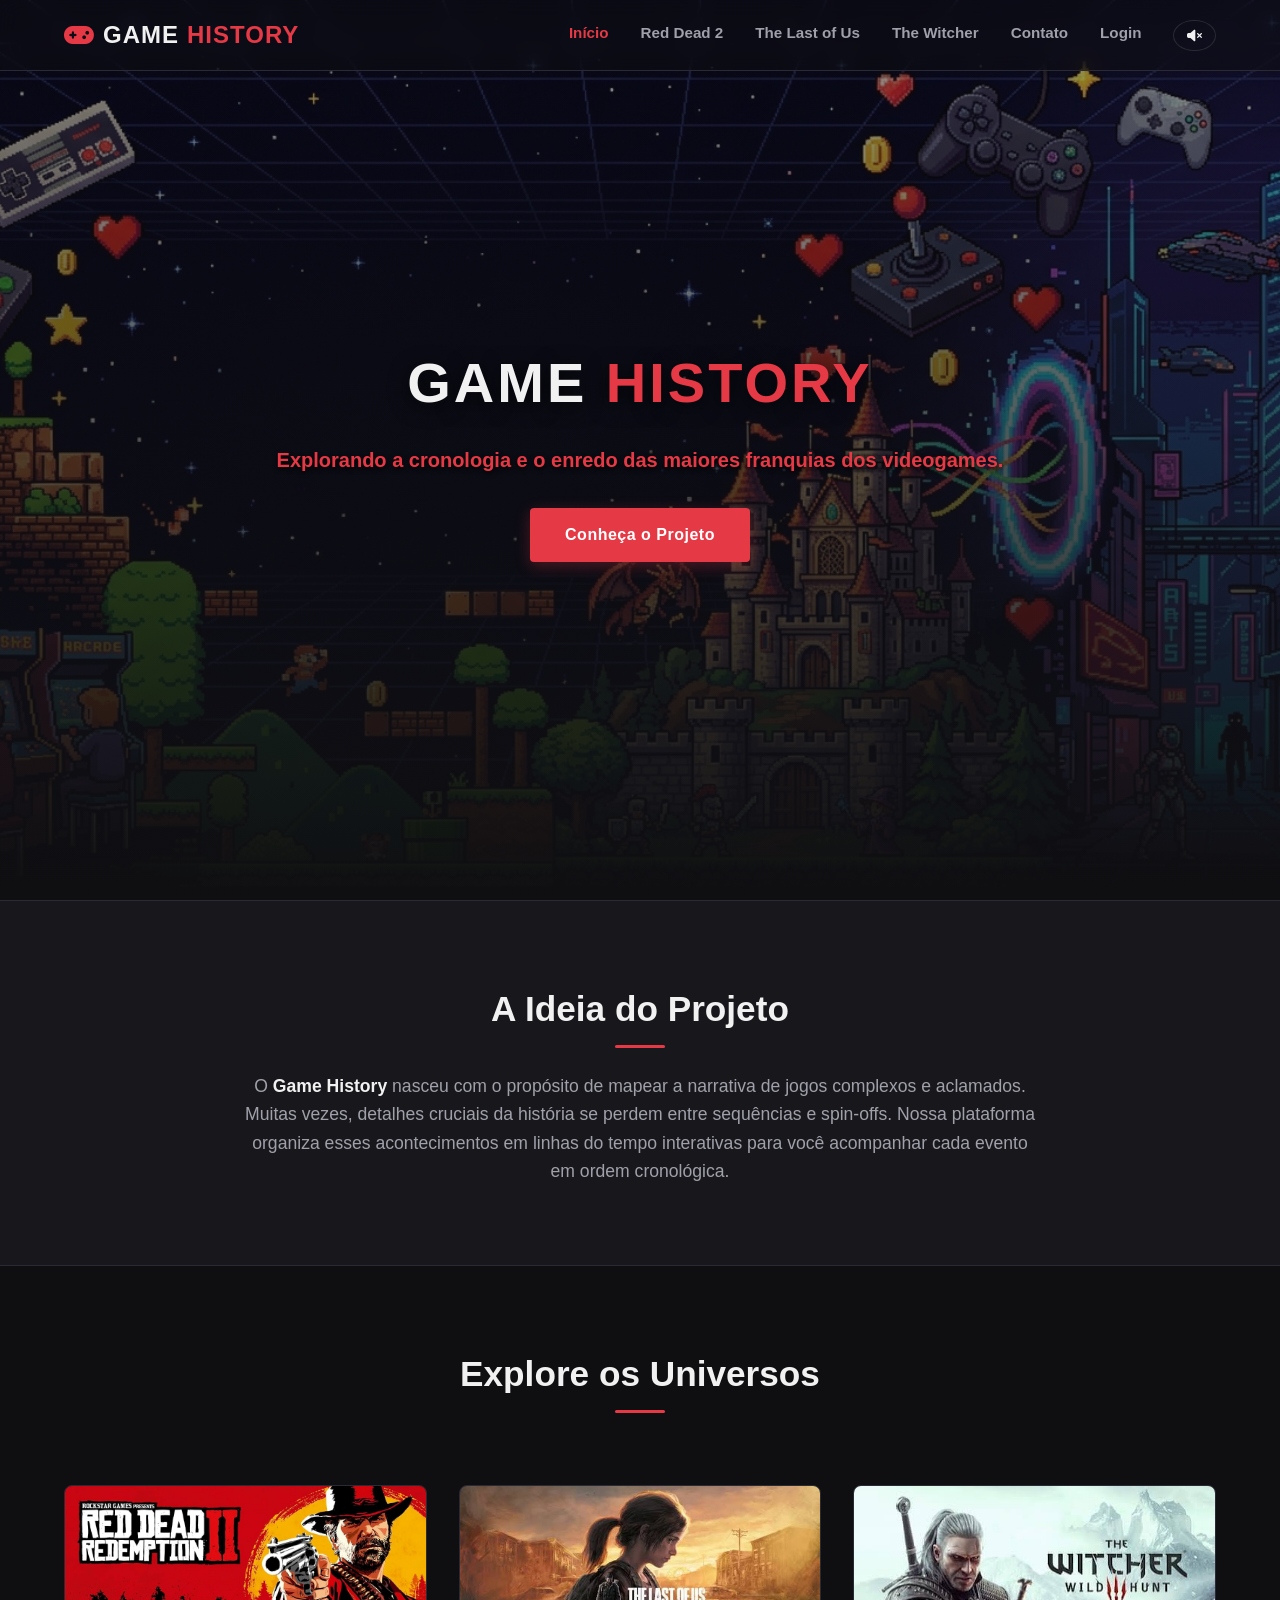
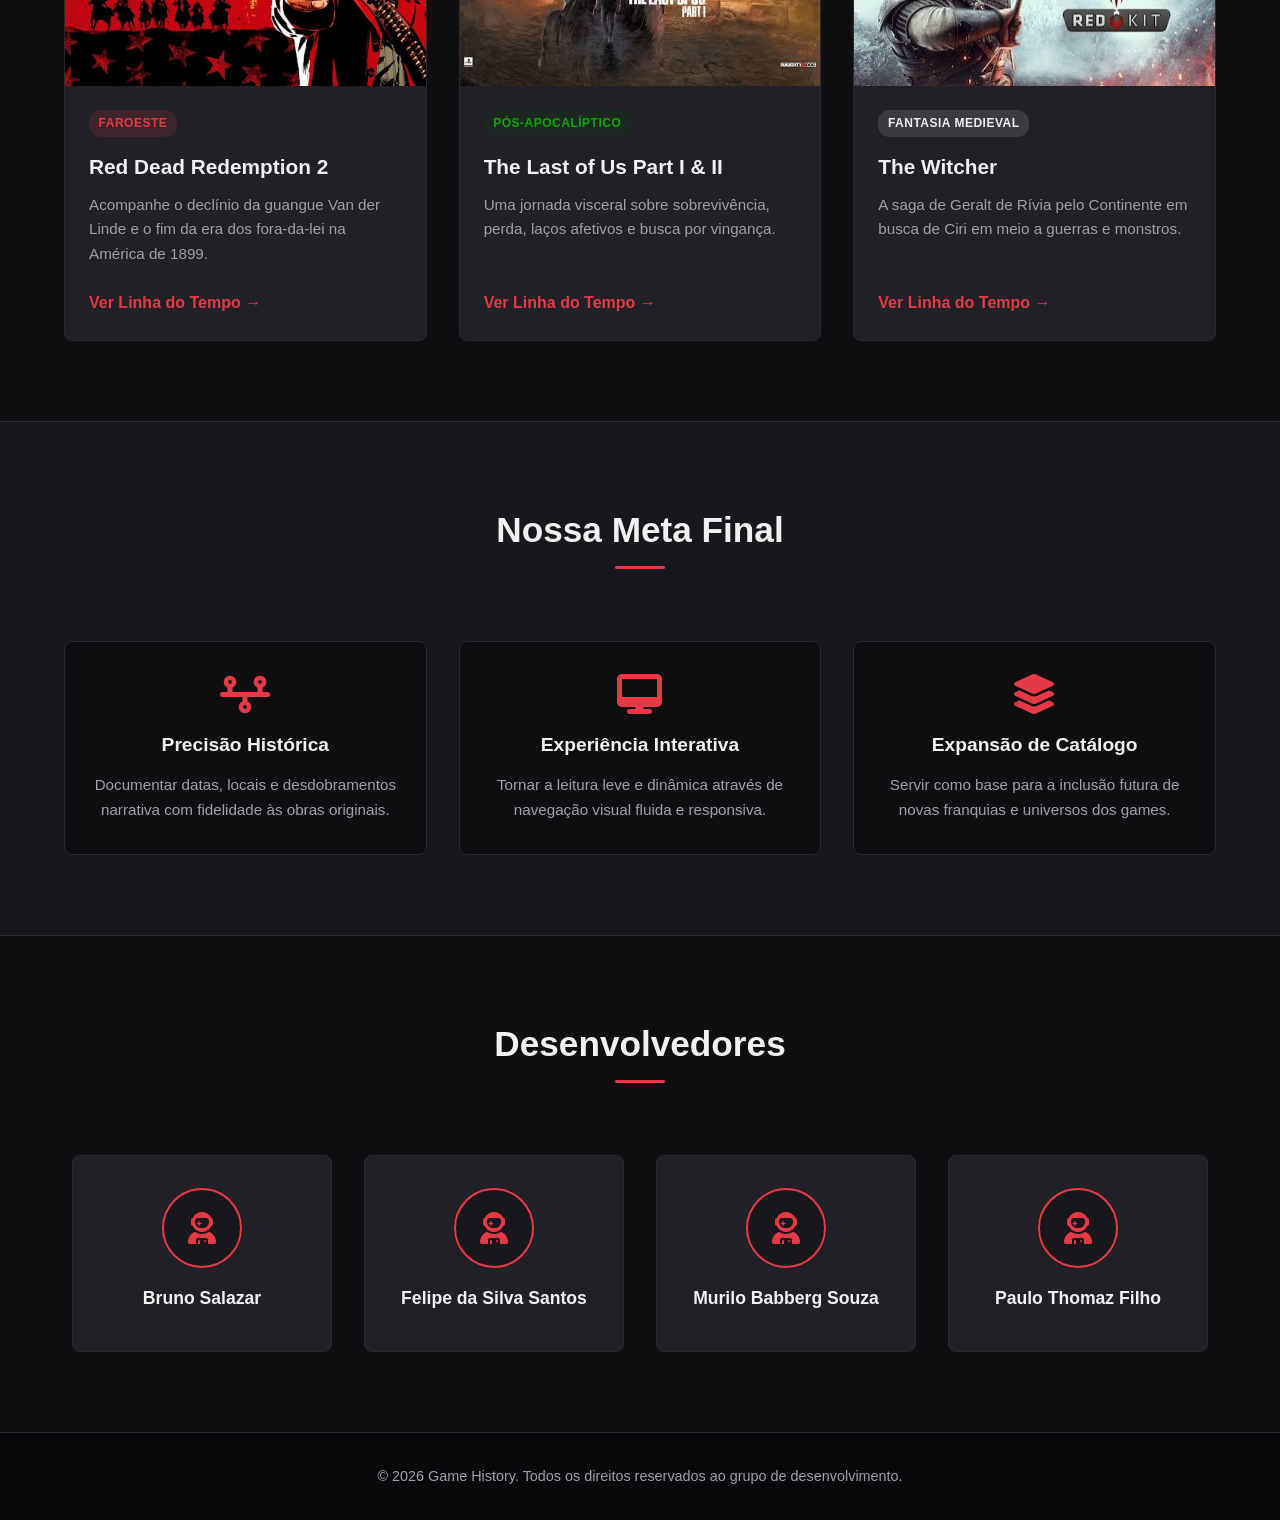
<file: index.html>
<!DOCTYPE html>
<html lang="pt-br">
<head>
    <meta charset="UTF-8">
    <meta name="viewport" content="width=device-width, initial-scale=1.0">
    <title>Game History</title>
    
    <!-- CSS Principal e favicon -->
    <link rel="stylesheet" href="css/style.css">
    <link rel="shortcut icon" href="img/favicon.png" type="image/x-icon">

    <!-- Biblioteca de Ícones (FontAwesome) -->
    <link rel="stylesheet" href="https://cdnjs.cloudflare.com/ajax/libs/font-awesome/6.4.0/css/all.min.css">
</head>
<body>

    <!-- Cabeçalho e Navegação -->
    <header class="header">
        <nav class="navbar">
            <a href="index.html" class="logo">
                <i class="fa-solid fa-gamepad"></i> GAME <span>HISTORY</span>
            </a>
            <ul class="nav-menu">
                <li><a href="index.html" class="active">Início</a></li>
                <li><a href="view/rdr2.html">Red Dead 2</a></li>
                <li><a href="view/tlou.html">The Last of Us</a></li>
                <li><a href="view/witcher.html">The Witcher</a></li>
                <li><a href="view/contato.html">Contato</a></li>
                <li><a href="view/login.html">Login</a></li>
                <li class="nav-audio-item">
                    <button id="music-toggle" class="music-btn" title="Alternar Música">
                        <i class="fa-solid fa-volume-xmark"></i> 
                    </button>
                </li>
            </ul>

            <!-- Elemento de áudio (invisível) -->
            <audio id="bg-audio" src="sound/zephira.mp3" loop></audio>

            <div class="hamburger">
                <span class="bar"></span>
                <span class="bar"></span>
                <span class="bar"></span>
            </div>
        </nav>
    </header>

    <main>
        <!-- 1. Hero / Banner Inicial com Logo ao Fundo -->
        <section class="hero-section master-hero">
            <div class="hero-overlay"></div>
            <div class="hero-content">
                <h1>GAME <span>HISTORY</span></h1>
                <p><strong>Explorando a cronologia e o enredo das maiores franquias dos videogames.</strong></p>
                <a href="#sobre" class="btn-primary">Conheça o Projeto</a>
            </div>
        </section>

        <!-- 2. Apresentação da Ideia do Site -->
        <section id="sobre" class="about-section">
            <div class="container">
                <h2>A Ideia do Projeto</h2>
                <p>
                    O <strong>Game History</strong> nasceu com o propósito de mapear a narrativa de jogos complexos e aclamados. 
                    Muitas vezes, detalhes cruciais da história se perdem entre sequências e spin-offs. Nossa plataforma organiza 
                    esses acontecimentos em linhas do tempo interativas para você acompanhar cada evento em ordem cronológica.
                </p>
            </div>
        </section>

        <!-- 3. Cards Informativos e Navegação para as Páginas dos Jogos -->
        <section class="cards-section">
            <div class="container">
                <h2>Explore os Universos</h2>
                <div class="cards-grid">

                    <!-- Card Red Dead Redemption 2 -->
                    <article class="card">
                        <div class="card-img-wrapper">
                            <img src="img/rdr2-cover.jpg" alt="Red Dead Redemption 2" class="card-img">
                        </div>
                        <div class="card-body">
                            <span class="badge red">Faroeste</span>
                            <h3>Red Dead Redemption 2</h3>
                            <p>Acompanhe o declínio da guangue Van der Linde e o fim da era dos fora-da-lei na América de 1899.</p>
                            <a href="view/rdr2.html" class="card-btn">Ver Linha do Tempo &rarr;</a>
                        </div>
                    </article>

                    <!-- Card The Last of Us -->
                    <article class="card">
                        <div class="card-img-wrapper">
                            <img src="img/tlou-cover.jpg" alt="The Last of Us" class="card-img">
                        </div>
                        <div class="card-body">
                            <span class="badge green">Pós-Apocalíptico</span>
                            <h3>The Last of Us Part I & II</h3>
                            <p>Uma jornada visceral sobre sobrevivência, perda, laços afetivos e busca por vingança.</p>
                            <a href="view/tlou.html" class="card-btn">Ver Linha do Tempo &rarr;</a>
                        </div>
                    </article>

                    <!-- Card The Witcher -->
                    <article class="card">
                        <div class="card-img-wrapper">
                            <img src="img/witcher-cover.jpg" alt="The Witcher 3" class="card-img">
                        </div>
                        <div class="card-body">
                            <span class="badge yellow">Fantasia Medieval</span>
                            <h3>The Witcher</h3>
                            <p>A saga de Geralt de Rívia pelo Continente em busca de Ciri em meio a guerras e monstros.</p>
                            <a href="view/witcher.html" class="card-btn">Ver Linha do Tempo &rarr;</a>
                        </div>
                    </article>

                </div>
            </div>
        </section>

        <!-- 4. Meta Final do Site -->
        <section class="goal-section">
            <div class="container">
                <h2>Nossa Meta Final</h2>
                <div class="goal-content">
                    <div class="goal-item">
                        <i class="fa-solid fa-timeline"></i>
                        <h3>Precisão Histórica</h3>
                        <p>Documentar datas, locais e desdobramentos narrativa com fidelidade às obras originais.</p>
                    </div>
                    <div class="goal-item">
                        <i class="fa-solid fa-desktop"></i>
                        <h3>Experiência Interativa</h3>
                        <p>Tornar a leitura leve e dinâmica através de navegação visual fluida e responsiva.</p>
                    </div>
                    <div class="goal-item">
                        <i class="fa-solid fa-layer-group"></i>
                        <h3>Expansão de Catálogo</h3>
                        <p>Servir como base para a inclusão futura de novas franquias e universos dos games.</p>
                    </div>
                </div>
            </div>
        </section>

        <!-- 5. Informações dos Membros do Projeto -->
        <section class="team-section">
            <div class="container">
                <h2>Desenvolvedores</h2>
                <div class="team-grid">
                    <div class="team-card">
                        <div class="avatar"><i class="fa-solid fa-user-astronaut"></i></div>
                        <h3>Bruno Salazar</h3>
                    </div>
                    <div class="team-card">
                        <div class="avatar"><i class="fa-solid fa-user-astronaut"></i></div>
                        <h3>Felipe da Silva Santos</h3>
                    </div>
                    <div class="team-card">
                        <div class="avatar"><i class="fa-solid fa-user-astronaut"></i></div>
                        <h3>Murilo Babberg Souza</h3>
                    </div>
                    <div class="team-card">
                        <div class="avatar"><i class="fa-solid fa-user-astronaut"></i></div>
                        <h3>Paulo Thomaz Filho</h3>
                    </div>
                </div>
            </div>
        </section>
    </main>

    <!-- Rodapé -->
    <footer class="footer">
        <div class="container">
            <span>&copy; 2026 Game History. Todos os direitos reservados ao grupo de desenvolvimento.</span>
        </div>
    </footer>

    <!-- Script JavaScript -->
    <script src="js/main.js"></script>
    <script src="js/audio.js"></script>
</body>
</html>
</file>
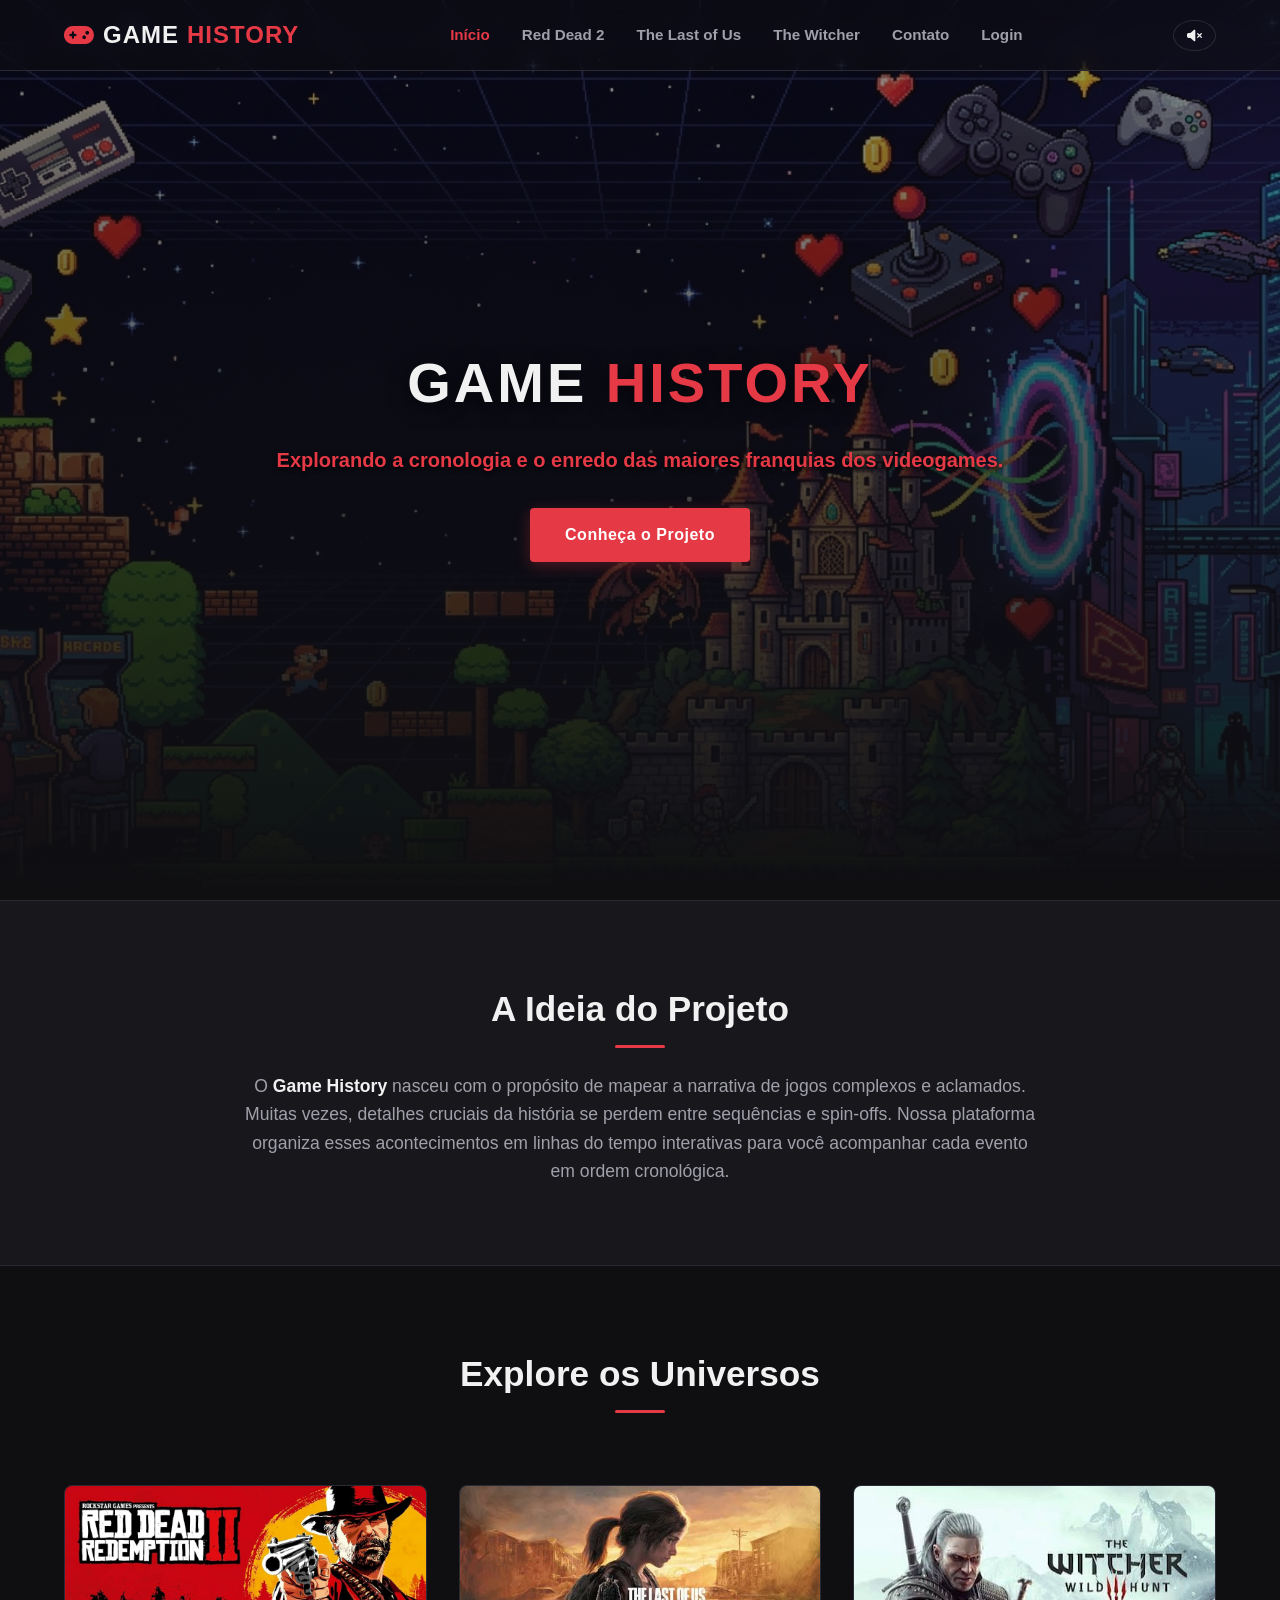
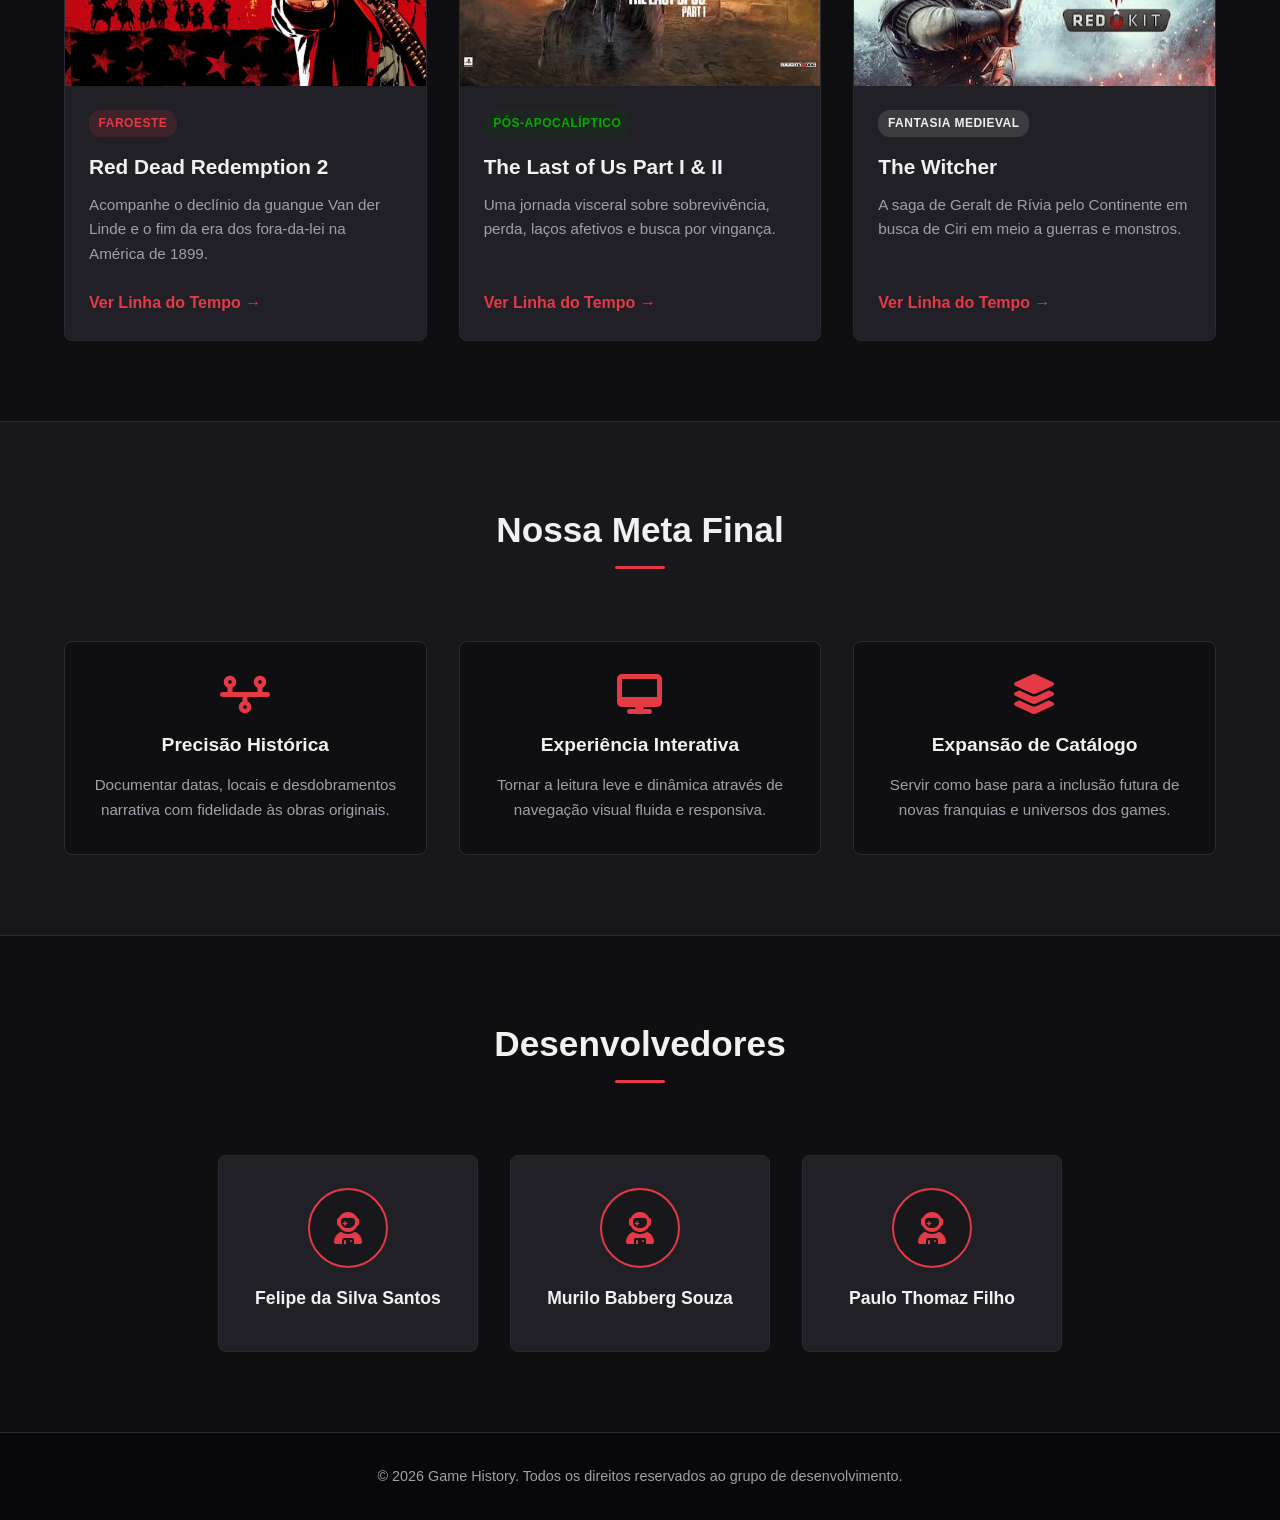
<file: view/index.html>
<!DOCTYPE html>
<html lang="pt-br">
<head>
    <meta charset="UTF-8">
    <meta name="viewport" content="width=device-width, initial-scale=1.0">
    <title>Game History</title>
    
    <!-- CSS Principal e favicon -->
    <link rel="stylesheet" href="../css/style.css">
    <link rel="shortcut icon" href="../img/favicon.png" type="image/x-icon">

    <!-- Biblioteca de Ícones (FontAwesome) -->
    <link rel="stylesheet" href="https://cdnjs.cloudflare.com/ajax/libs/font-awesome/6.4.0/css/all.min.css">
</head>
<body>

    <!-- Cabeçalho e Navegação -->
    <header class="header">
        <nav class="navbar">
            <a href="index.html" class="logo">
                <i class="fa-solid fa-gamepad"></i> GAME <span>HISTORY</span>
            </a>
            <ul class="nav-menu">
                <li><a href="index.html" class="active">Início</a></li>
                <li><a href="rdr2.html">Red Dead 2</a></li>
                <li><a href="tlou.html">The Last of Us</a></li>
                <li><a href="witcher.html">The Witcher</a></li>
                <li><a href="contato.html">Contato</a></li>
                <li><a href="login.html">Login</a></li>
            </ul>

            <!-- Elemento de áudio (invisível) -->
            <audio id="bg-audio" src="../sound/zephira.mp3" loop></audio>

            <!-- Botão de controle no Header/Navbar -->
            <button id="music-toggle" class="music-btn" title="Alternar Música">
                <i class="fa-solid fa-volume-xmark"></i>
            </button>

            <div class="hamburger">
                <span class="bar"></span>
                <span class="bar"></span>
                <span class="bar"></span>
            </div>
        </nav>
    </header>

    <main>
        <!-- 1. Hero / Banner Inicial com Logo ao Fundo -->
        <section class="hero-section master-hero">
            <div class="hero-overlay"></div>
            <div class="hero-content">
                <h1>GAME <span>HISTORY</span></h1>
                <p><strong>Explorando a cronologia e o enredo das maiores franquias dos videogames.</strong></p>
                <a href="#sobre" class="btn-primary">Conheça o Projeto</a>
            </div>
        </section>

        <!-- 2. Apresentação da Ideia do Site -->
        <section id="sobre" class="about-section">
            <div class="container">
                <h2>A Ideia do Projeto</h2>
                <p>
                    O <strong>Game History</strong> nasceu com o propósito de mapear a narrativa de jogos complexos e aclamados. 
                    Muitas vezes, detalhes cruciais da história se perdem entre sequências e spin-offs. Nossa plataforma organiza 
                    esses acontecimentos em linhas do tempo interativas para você acompanhar cada evento em ordem cronológica.
                </p>
            </div>
        </section>

        <!-- 3. Cards Informativos e Navegação para as Páginas dos Jogos -->
        <section class="cards-section">
            <div class="container">
                <h2>Explore os Universos</h2>
                <div class="cards-grid">

                    <!-- Card Red Dead Redemption 2 -->
                    <article class="card">
                        <div class="card-img-wrapper">
                            <img src="../img/rdr2-cover.jpg" alt="Red Dead Redemption 2" class="card-img">
                        </div>
                        <div class="card-body">
                            <span class="badge red">Faroeste</span>
                            <h3>Red Dead Redemption 2</h3>
                            <p>Acompanhe o declínio da guangue Van der Linde e o fim da era dos fora-da-lei na América de 1899.</p>
                            <a href="../rdr2.html" class="card-btn">Ver Linha do Tempo &rarr;</a>
                        </div>
                    </article>

                    <!-- Card The Last of Us -->
                    <article class="card">
                        <div class="card-img-wrapper">
                            <img src="../img/tlou-cover.jpg" alt="The Last of Us" class="card-img">
                        </div>
                        <div class="card-body">
                            <span class="badge green">Pós-Apocalíptico</span>
                            <h3>The Last of Us Part I & II</h3>
                            <p>Uma jornada visceral sobre sobrevivência, perda, laços afetivos e busca por vingança.</p>
                            <a href="../tlou.html" class="card-btn">Ver Linha do Tempo &rarr;</a>
                        </div>
                    </article>

                    <!-- Card The Witcher -->
                    <article class="card">
                        <div class="card-img-wrapper">
                            <img src="../img/witcher-cover.jpg" alt="The Witcher 3" class="card-img">
                        </div>
                        <div class="card-body">
                            <span class="badge yellow">Fantasia Medieval</span>
                            <h3>The Witcher</h3>
                            <p>A saga de Geralt de Rívia pelo Continente em busca de Ciri em meio a guerras e monstros.</p>
                            <a href="witcher.html" class="card-btn">Ver Linha do Tempo &rarr;</a>
                        </div>
                    </article>

                </div>
            </div>
        </section>

        <!-- 4. Meta Final do Site -->
        <section class="goal-section">
            <div class="container">
                <h2>Nossa Meta Final</h2>
                <div class="goal-content">
                    <div class="goal-item">
                        <i class="fa-solid fa-timeline"></i>
                        <h3>Precisão Histórica</h3>
                        <p>Documentar datas, locais e desdobramentos narrativa com fidelidade às obras originais.</p>
                    </div>
                    <div class="goal-item">
                        <i class="fa-solid fa-desktop"></i>
                        <h3>Experiência Interativa</h3>
                        <p>Tornar a leitura leve e dinâmica através de navegação visual fluida e responsiva.</p>
                    </div>
                    <div class="goal-item">
                        <i class="fa-solid fa-layer-group"></i>
                        <h3>Expansão de Catálogo</h3>
                        <p>Servir como base para a inclusão futura de novas franquias e universos dos games.</p>
                    </div>
                </div>
            </div>
        </section>

        <!-- 5. Informações dos Membros do Projeto -->
        <section class="team-section">
            <div class="container">
                <h2>Desenvolvedores</h2>
                <div class="team-grid">
                    <div class="team-card">
                        <div class="avatar"><i class="fa-solid fa-user-astronaut"></i></div>
                        <h3>Felipe da Silva Santos</h3>
                    </div>
                    <div class="team-card">
                        <div class="avatar"><i class="fa-solid fa-user-astronaut"></i></div>
                        <h3>Murilo Babberg Souza</h3>
                    </div>
                    <div class="team-card">
                        <div class="avatar"><i class="fa-solid fa-user-astronaut"></i></div>
                        <h3>Paulo Thomaz Filho</h3>
                    </div>
                </div>
            </div>
        </section>
    </main>

    <!-- Rodapé -->
    <footer class="footer">
        <div class="container">
            <span>&copy; 2026 Game History. Todos os direitos reservados ao grupo de desenvolvimento.</span>
        </div>
    </footer>

    <!-- Script JavaScript -->
    <script src="../js/main.js"></script>
    <script src="../js/audio.js"></script>
</body>
</html>
</file>
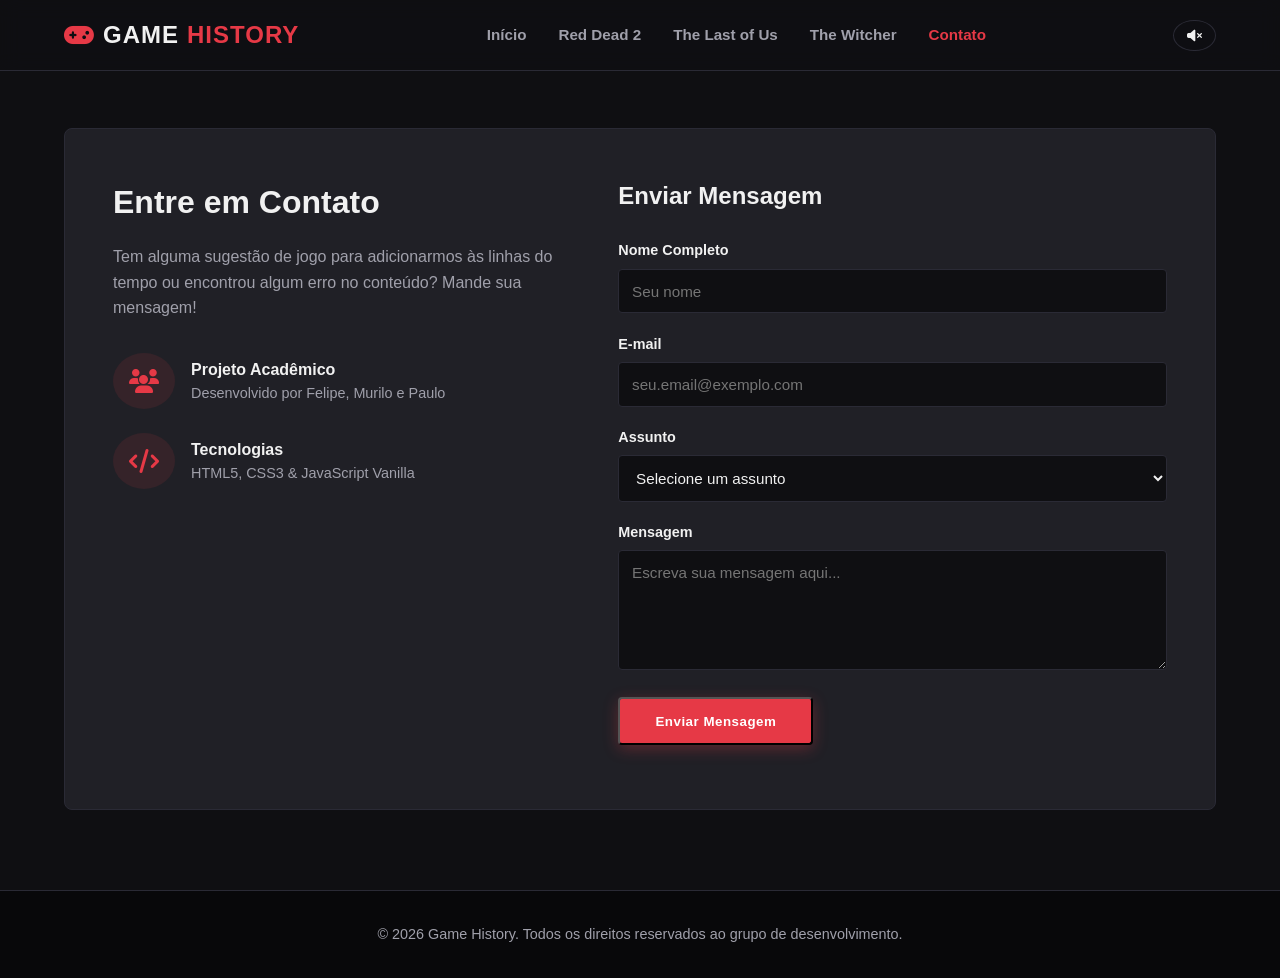
<file: contato.html>
<!DOCTYPE html>
<html lang="pt-br">
<head>
    <meta charset="UTF-8">
    <meta name="viewport" content="width=device-width, initial-scale=1.0">
    <title>Game History | Contato</title>
    
    <link rel="stylesheet" href="css/style.css">
    <link rel="shortcut icon" href="img/favicon.png" type="image/x-icon">
    <link rel="stylesheet" href="https://cdnjs.cloudflare.com/ajax/libs/font-awesome/6.4.0/css/all.min.css">
</head>
<body>

    <!-- Cabeçalho -->
    <header class="header">
        <nav class="navbar">
            <a href="index.html" class="logo">
                <i class="fa-solid fa-gamepad"></i> GAME<span>HISTORY</span>
            </a>
            
            <ul class="nav-menu">
                <li><a href="index.html">Início</a></li>
                <li><a href="rdr2.html">Red Dead 2</a></li>
                <li><a href="tlou.html">The Last of Us</a></li>
                <li><a href="witcher.html">The Witcher</a></li>
                <li><a href="contato.html" class="active">Contato</a></li>
            </ul>

            <!-- Elemento de áudio (invisível) -->
            <audio id="bg-audio" src="sound/zephira.mp3" loop></audio>

            <!-- Botão de controle no Header/Navbar -->
            <button id="music-toggle" class="music-btn" title="Alternar Música">
                <i class="fa-solid fa-volume-xmark"></i>
            </button>

            <div class="hamburger">
                <span class="bar"></span>
                <span class="bar"></span>
                <span class="bar"></span>
            </div>
        </nav>
    </header>

    <main class="contact-main">
        <div class="container">
            <div class="contact-wrapper">
                
                <!-- Informações Laterais -->
                <div class="contact-info">
                    <h2>Entre em Contato</h2>
                    <p>Tem alguma sugestão de jogo para adicionarmos às linhas do tempo ou encontrou algum erro no conteúdo? Mande sua mensagem!</p>
                    
                    <div class="info-item">
                        <i class="fa-solid fa-users"></i>
                        <div>
                            <h4>Projeto Acadêmico</h4>
                            <p>Desenvolvido por Felipe, Murilo e Paulo</p>
                        </div>
                    </div>

                    <div class="info-item">
                        <i class="fa-solid fa-code"></i>
                        <div>
                            <h4>Tecnologias</h4>
                            <p>HTML5, CSS3 & JavaScript Vanilla</p>
                        </div>
                    </div>
                </div>

                <!-- Formulário -->
                <form id="contact-form" class="contact-form">
                    <h3>Enviar Mensagem</h3>

                    <div class="form-group">
                        <label for="name">Nome Completo</label>
                        <input type="text" id="name" required placeholder="Seu nome">
                    </div>

                    <div class="form-group">
                        <label for="email">E-mail</label>
                        <input type="email" id="email" required placeholder="seu.email@exemplo.com">
                    </div>

                    <div class="form-group">
                        <label for="subject">Assunto</label>
                        <select id="subject" required>
                            <option value="" disabled selected>Selecione um assunto</option>
                            <option value="sugestao">Sugestão de Jogo</option>
                            <option value="correcao">Correção de Conteúdo</option>
                            <option value="outro">Outro</option>
                        </select>
                    </div>

                    <div class="form-group">
                        <label for="message">Mensagem</label>
                        <textarea id="message" rows="5" required placeholder="Escreva sua mensagem aqui..."></textarea>
                    </div>

                    <button type="submit" class="btn-primary">Enviar Mensagem</button>
                    <div id="form-feedback" class="form-feedback"></div>
                </form>

            </div>
        </div>
    </main>

    <!-- Rodapé -->
    <footer class="footer">
        <div class="container">
            <span>&copy; 2026 Game History. Todos os direitos reservados ao grupo de desenvolvimento.</span>
        </div>
    </footer>

    <!-- Script JavaScript -->
    <script src="js/main.js"></script>
    <script src="js/contatos.js"></script>
    <script src="js/audio.js"></script>
</body>
</html>
</file>
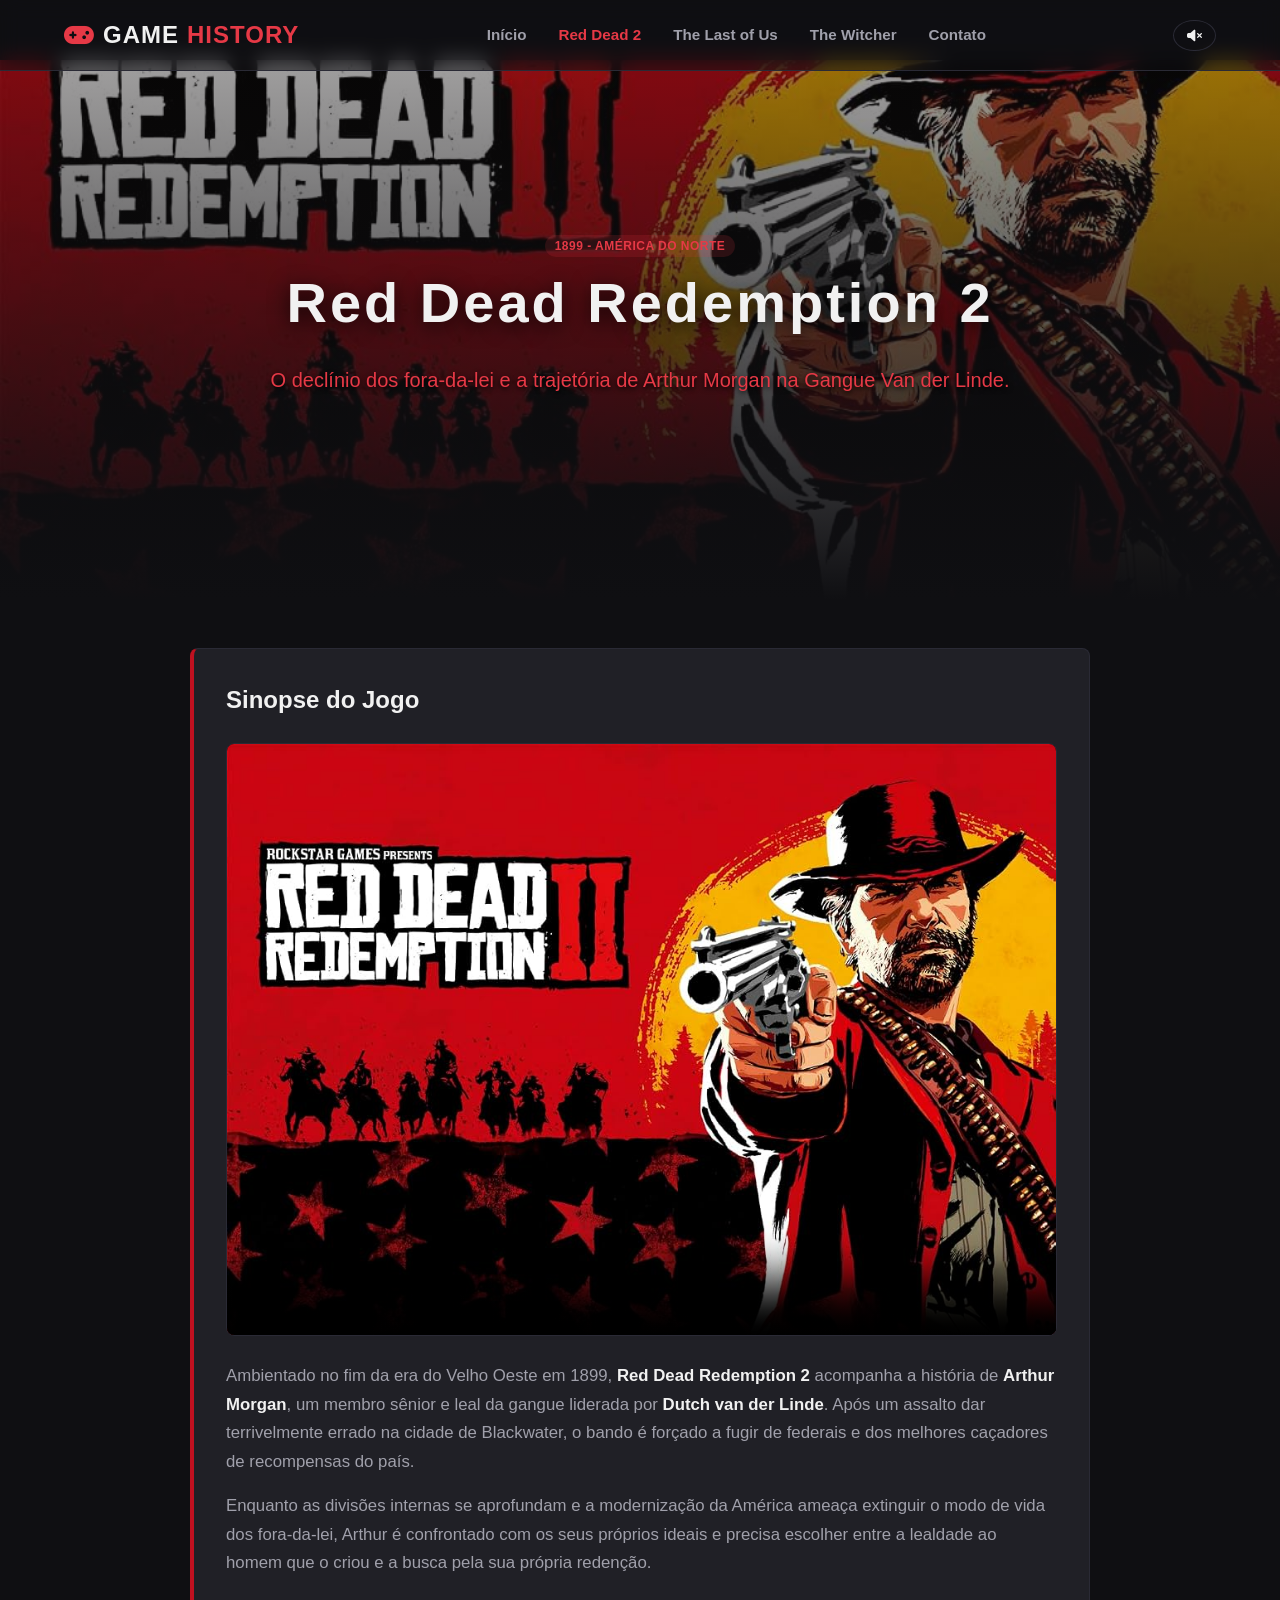
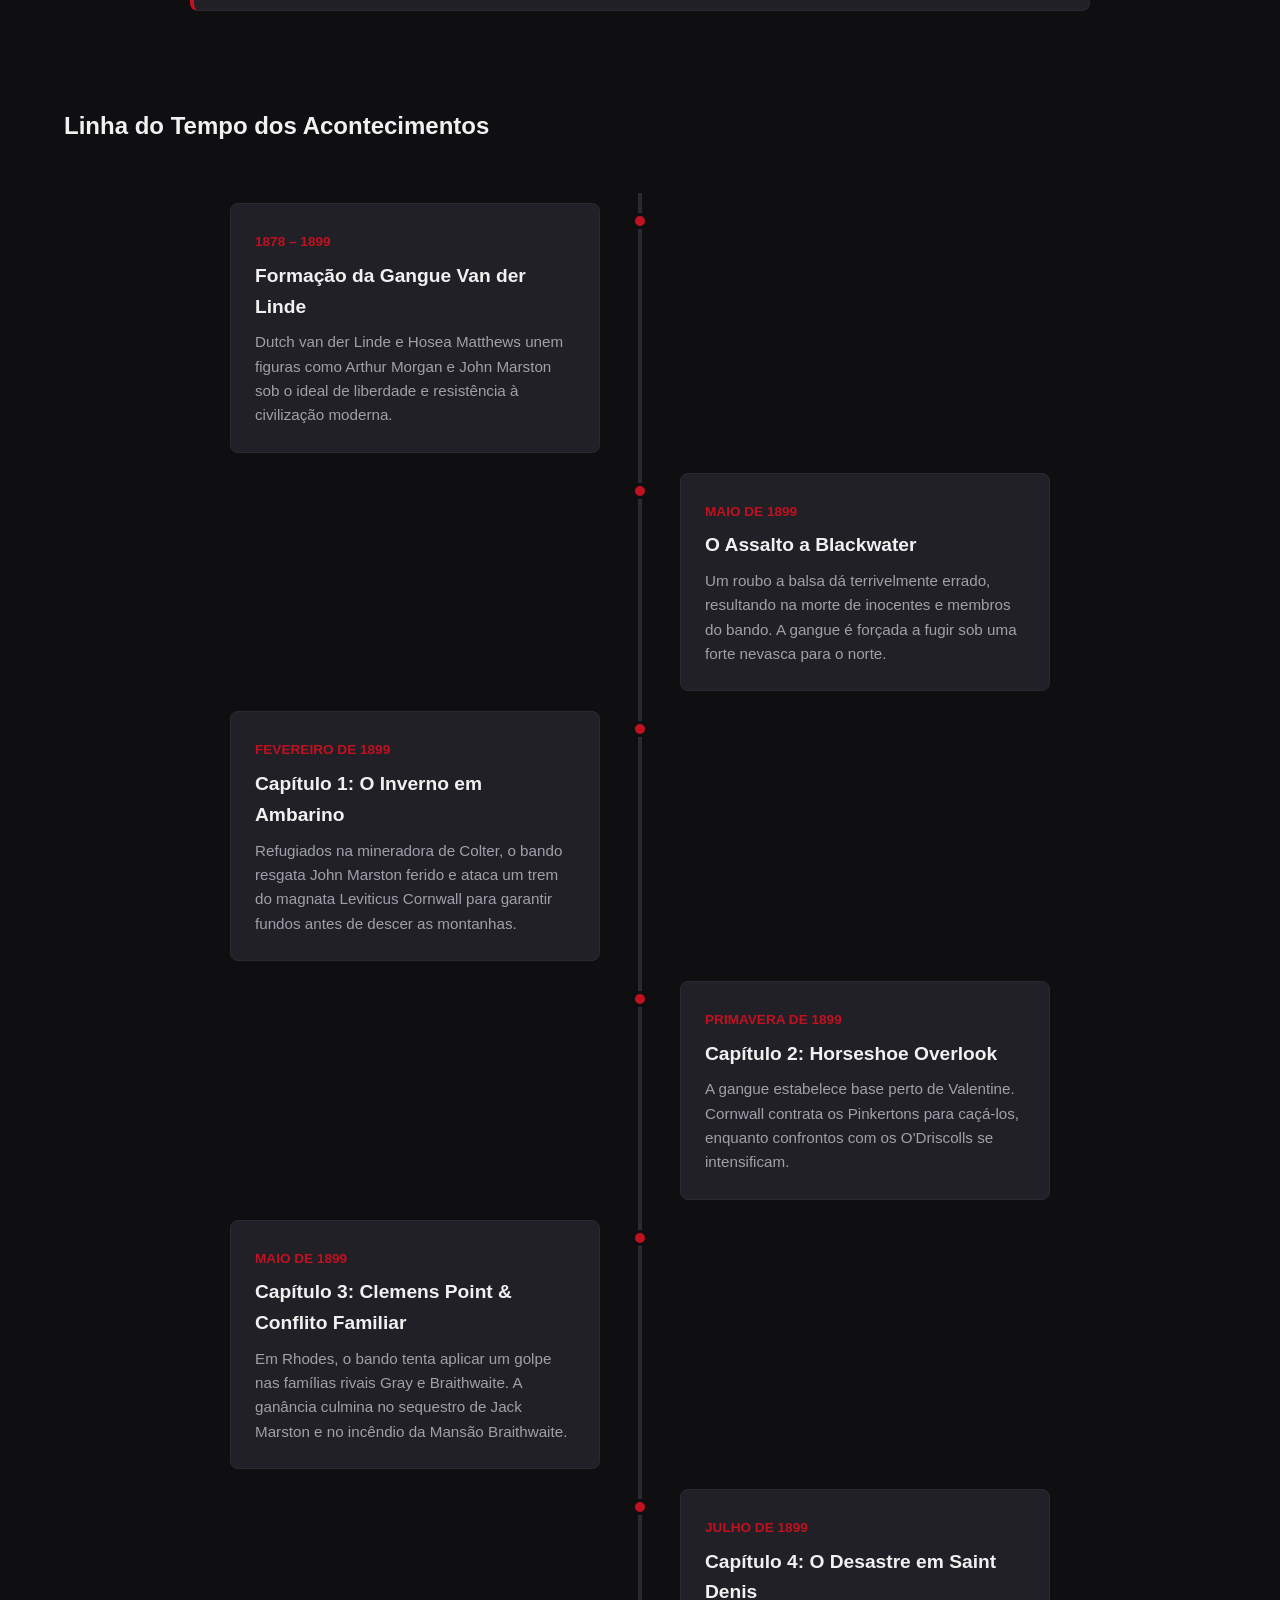
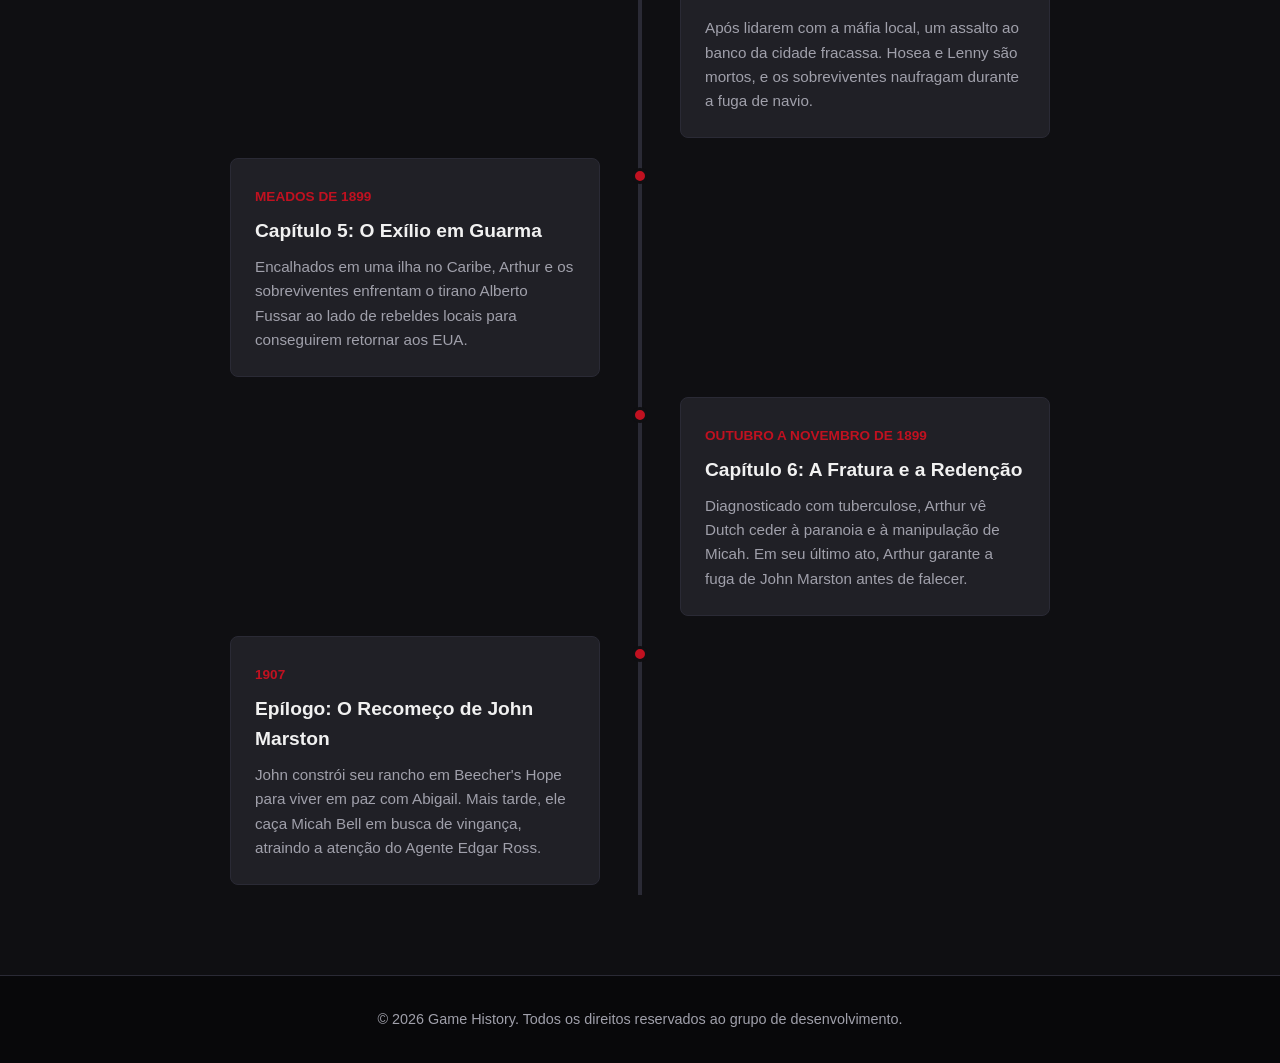
<file: rdr2.html>
<!DOCTYPE html>
<html lang="pt-br">
<head>
    <meta charset="UTF-8">
    <meta name="viewport" content="width=device-width, initial-scale=1.0">
    <title>Game History | Red Dead Redemption 2</title>
    
    <link rel="stylesheet" href="css/style.css">
    <link rel="shortcut icon" href="img/favicon.png" type="image/x-icon">
    <link rel="stylesheet" href="https://cdnjs.cloudflare.com/ajax/libs/font-awesome/6.4.0/css/all.min.css">
</head>
<body class="rdr2-theme">

    <!-- Cabeçalho -->
    <header class="header">
        <nav class="navbar">
            <a href="index.html" class="logo">
                <i class="fa-solid fa-gamepad"></i> GAME<span>HISTORY</span>
            </a>
            
            <ul class="nav-menu">
                <li><a href="index.html">Início</a></li>
                <li><a href="rdr2.html" class="active">Red Dead 2</a></li>
                <li><a href="tlou.html">The Last of Us</a></li>
                <li><a href="witcher.html">The Witcher</a></li>
                <li><a href="contato.html">Contato</a></li>
            </ul>

            <!-- Elemento de áudio (invisível) -->
            <audio id="bg-audio" src="sound/OhMyLovely.mp3" loop></audio>

            <!-- Botão de controle no Header/Navbar -->
            <button id="music-toggle" class="music-btn" title="Alternar Música">
                <i class="fa-solid fa-volume-xmark"></i>
            </button>

            <div class="hamburger">
                <span class="bar"></span>
                <span class="bar"></span>
                <span class="bar"></span>
            </div>
        </nav>
    </header>

    <main>
        <!-- Hero da Página do Jogo -->
        <section class="game-hero rdr2-hero">
            <div class="hero-overlay"></div>
            <div class="hero-content">
                <span class="badge red">1899 - América do Norte</span>
                <h1>Red Dead Redemption 2</h1>
                <p>O declínio dos fora-da-lei e a trajetória de Arthur Morgan na Gangue Van der Linde.</p>
            </div>
        </section>

        <!-- Sinopse do Jogo -->
        <section class="synopsis-section">
            <div class="container">
                <div class="synopsis-box">
                    <h2> Sinopse do Jogo</h2>

                    <div class="trailer-container">
                        <video controls poster="img/rdr2-cover.jpg">
                            <source src="mp4/rdr2.mp4" type="video/mp4">
                            Seu navegador não suporta a exibição deste vídeo.
                        </video>
                    </div><br>

                    <p>
                        Ambientado no fim da era do Velho Oeste em 1899, <strong>Red Dead Redemption 2</strong> acompanha a história de 
                        <strong>Arthur Morgan</strong>, um membro sênior e leal da gangue liderada por <strong>Dutch van der Linde</strong>. 
                        Após um assalto dar terrivelmente errado na cidade de Blackwater, o bando é forçado a fugir de federais e dos melhores 
                        caçadores de recompensas do país. 
                    </p>
                    <p>
                        Enquanto as divisões internas se aprofundam e a modernização da América ameaça extinguir o modo de vida dos fora-da-lei, 
                        Arthur é confrontado com os seus próprios ideais e precisa escolher entre a lealdade ao homem que o criou e a busca pela sua própria redenção.
                    </p>
                </div>
            </div>
        </section>

        <!-- Seção da Linha do Tempo -->
        <section class="timeline-section">
            <div class="container">
                <h2 class="section-title">Linha do Tempo dos Acontecimentos</h2>

                <div class="timeline">

                    <!-- Evento 1 -->
                    <div class="timeline-item left">
                        <div class="timeline-dot"></div>
                        <div class="timeline-content">
                            <span class="timeline-date">1878 – 1899</span>
                            <h3>Formação da Gangue Van der Linde</h3>
                            <p>Dutch van der Linde e Hosea Matthews unem figuras como Arthur Morgan e John Marston sob o ideal de liberdade e resistência à civilização moderna.</p>
                        </div>
                    </div>

                    <!-- Evento 2 -->
                    <div class="timeline-item right">
                        <div class="timeline-dot"></div>
                        <div class="timeline-content">
                            <span class="timeline-date">Maio de 1899</span>
                            <h3>O Assalto a Blackwater</h3>
                            <p>Um roubo a balsa dá terrivelmente errado, resultando na morte de inocentes e membros do bando. A gangue é forçada a fugir sob uma forte nevasca para o norte.</p>
                        </div>
                    </div>

                    <!-- Evento 3 -->
                    <div class="timeline-item left">
                        <div class="timeline-dot"></div>
                        <div class="timeline-content">
                            <span class="timeline-date">Fevereiro de 1899</span>
                            <h3>Capítulo 1: O Inverno em Ambarino</h3>
                            <p>Refugiados na mineradora de Colter, o bando resgata John Marston ferido e ataca um trem do magnata Leviticus Cornwall para garantir fundos antes de descer as montanhas.</p>
                        </div>
                    </div>

                    <!-- Evento 4 -->
                    <div class="timeline-item right">
                        <div class="timeline-dot"></div>
                        <div class="timeline-content">
                            <span class="timeline-date">Primavera de 1899</span>
                            <h3>Capítulo 2: Horseshoe Overlook</h3>
                            <p>A gangue estabelece base perto de Valentine. Cornwall contrata os Pinkertons para caçá-los, enquanto confrontos com os O'Driscolls se intensificam.</p>
                        </div>
                    </div>

                    <!-- Evento 5 -->
                    <div class="timeline-item left">
                        <div class="timeline-dot"></div>
                        <div class="timeline-content">
                            <span class="timeline-date">Maio de 1899</span>
                            <h3>Capítulo 3: Clemens Point & Conflito Familiar</h3>
                            <p>Em Rhodes, o bando tenta aplicar um golpe nas famílias rivais Gray e Braithwaite. A ganância culmina no sequestro de Jack Marston e no incêndio da Mansão Braithwaite.</p>
                        </div>
                    </div>

                    <!-- Evento 6 -->
                    <div class="timeline-item right">
                        <div class="timeline-dot"></div>
                        <div class="timeline-content">
                            <span class="timeline-date">Julho de 1899</span>
                            <h3>Capítulo 4: O Desastre em Saint Denis</h3>
                            <p>Após lidarem com a máfia local, um assalto ao banco da cidade fracassa. Hosea e Lenny são mortos, e os sobreviventes naufragam durante a fuga de navio.</p>
                        </div>
                    </div>

                    <!-- Evento 7 -->
                    <div class="timeline-item left">
                        <div class="timeline-dot"></div>
                        <div class="timeline-content">
                            <span class="timeline-date">Meados de 1899</span>
                            <h3>Capítulo 5: O Exílio em Guarma</h3>
                            <p>Encalhados em uma ilha no Caribe, Arthur e os sobreviventes enfrentam o tirano Alberto Fussar ao lado de rebeldes locais para conseguirem retornar aos EUA.</p>
                        </div>
                    </div>

                    <!-- Evento 8 -->
                    <div class="timeline-item right">
                        <div class="timeline-dot"></div>
                        <div class="timeline-content">
                            <span class="timeline-date">Outubro a Novembro de 1899</span>
                            <h3>Capítulo 6: A Fratura e a Redenção</h3>
                            <p>Diagnosticado com tuberculose, Arthur vê Dutch ceder à paranoia e à manipulação de Micah. Em seu último ato, Arthur garante a fuga de John Marston antes de falecer.</p>
                        </div>
                    </div>

                    <!-- Evento 9 -->
                    <div class="timeline-item left">
                        <div class="timeline-dot"></div>
                        <div class="timeline-content">
                            <span class="timeline-date">1907</span>
                            <h3>Epílogo: O Recomeço de John Marston</h3>
                            <p>John constrói seu rancho em Beecher's Hope para viver em paz com Abigail. Mais tarde, ele caça Micah Bell em busca de vingança, atraindo a atenção do Agente Edgar Ross.</p>
                        </div>
                    </div>

                </div>
            </div>
        </section>
    </main>

    <!-- Rodapé -->
    <footer class="footer">
        <div class="container">
            <span>&copy; 2026 Game History. Todos os direitos reservados ao grupo de desenvolvimento.</span>
        </div>
    </footer>

    <!-- Script JavaScript -->
    <script src="js/main.js"></script>
    <script src="js/audio.js"></script>
</body>
</html>
</file>
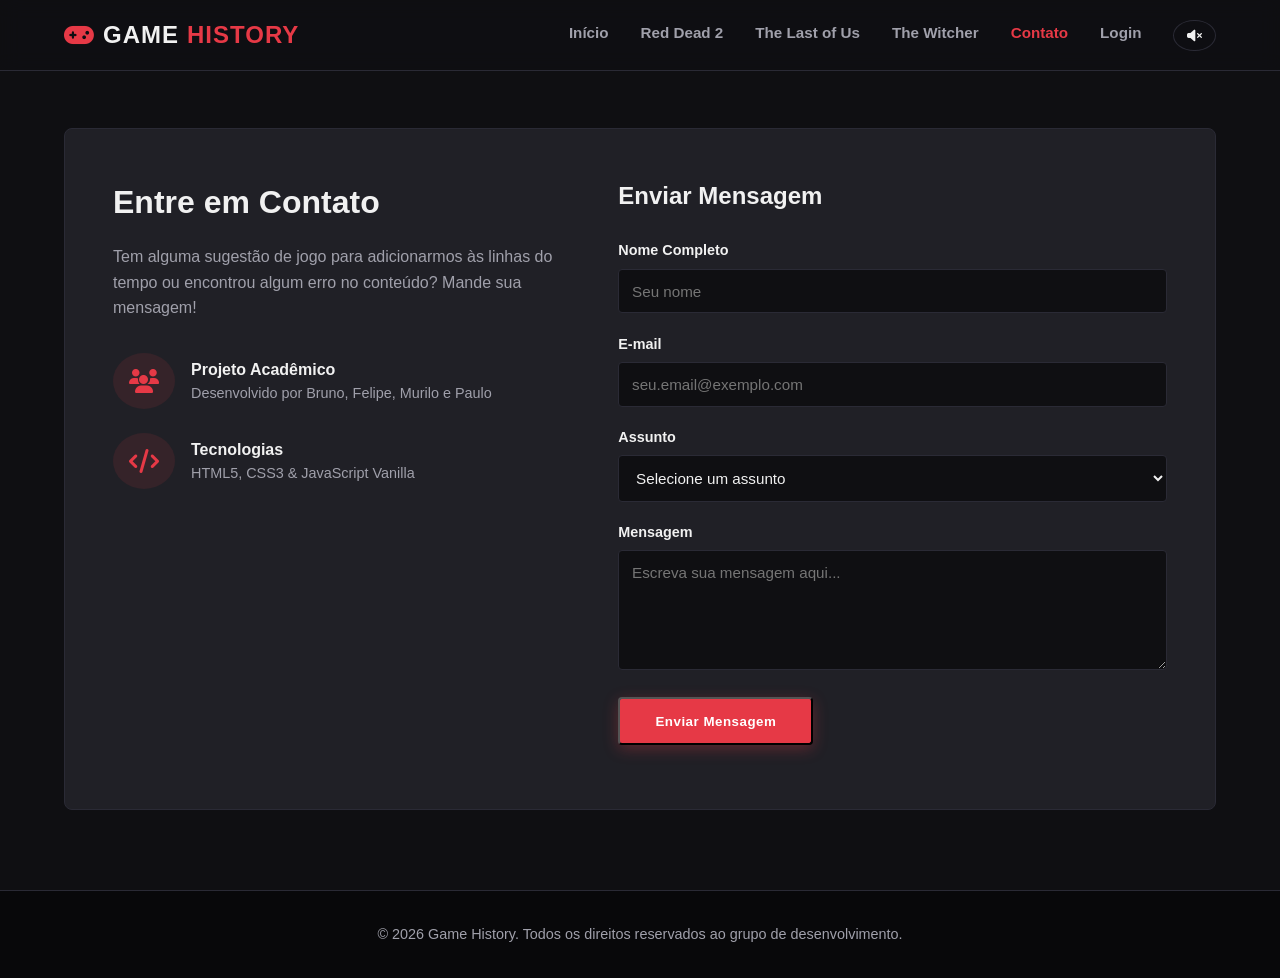
<file: view/contato.html>
<!DOCTYPE html>
<html lang="pt-br">
<head>
    <meta charset="UTF-8">
    <meta name="viewport" content="width=device-width, initial-scale=1.0">
    <title>Game History | Contato</title>
    
    <link rel="stylesheet" href="../css/style.css">
    <link rel="shortcut icon" href="../img/favicon.png" type="image/x-icon">
    <link rel="stylesheet" href="https://cdnjs.cloudflare.com/ajax/libs/font-awesome/6.4.0/css/all.min.css">
</head>
<body>

    <!-- Cabeçalho -->
    <header class="header">
        <nav class="navbar">
            <a href="../index.html" class="logo">
                <i class="fa-solid fa-gamepad"></i> GAME<span>HISTORY</span>
            </a>
            
            <ul class="nav-menu">
                <li><a href="../index.html">Início</a></li>
                <li><a href="rdr2.html">Red Dead 2</a></li>
                <li><a href="tlou.html">The Last of Us</a></li>
                <li><a href="witcher.html">The Witcher</a></li>
                <li><a href="contato.html" class="active">Contato</a></li>
                <li><a href="login.html">Login</a></li>
                <li class="nav-audio-item">
                    <button id="music-toggle" class="music-btn" title="Alternar Música">
                        <i class="fa-solid fa-volume-xmark"></i> 
                    </button>
                </li>
            </ul>

            <!-- Elemento de áudio (invisível) -->
            <audio id="bg-audio" src="../sound/zephira.mp3" loop></audio>
            </button>

            <div class="hamburger">
                <span class="bar"></span>
                <span class="bar"></span>
                <span class="bar"></span>
            </div>
        </nav>
    </header>

    <main class="contact-main">
        <div class="container">
            <div class="contact-wrapper">
                
                <!-- Informações Laterais -->
                <div class="contact-info">
                    <h2>Entre em Contato</h2>
                    <p>Tem alguma sugestão de jogo para adicionarmos às linhas do tempo ou encontrou algum erro no conteúdo? Mande sua mensagem!</p>
                    
                    <div class="info-item">
                        <i class="fa-solid fa-users"></i>
                        <div>
                            <h4>Projeto Acadêmico</h4>
                            <p>Desenvolvido por Bruno, Felipe, Murilo e Paulo</p>
                        </div>
                    </div>

                    <div class="info-item">
                        <i class="fa-solid fa-code"></i>
                        <div>
                            <h4>Tecnologias</h4>
                            <p>HTML5, CSS3 & JavaScript Vanilla</p>
                        </div>
                    </div>
                </div>

                <!-- Formulário -->
                <form id="contact-form" class="contact-form">
                    <h3>Enviar Mensagem</h3>

                    <div class="form-group">
                        <label for="name">Nome Completo</label>
                        <input type="text" id="name" required placeholder="Seu nome">
                    </div>

                    <div class="form-group">
                        <label for="email">E-mail</label>
                        <input type="email" id="email" required placeholder="seu.email@exemplo.com">
                    </div>

                    <div class="form-group">
                        <label for="subject">Assunto</label>
                        <select id="subject" required>
                            <option value="" disabled selected>Selecione um assunto</option>
                            <option value="sugestao">Sugestão de Jogo</option>
                            <option value="correcao">Correção de Conteúdo</option>
                            <option value="outro">Outro</option>
                        </select>
                    </div>

                    <div class="form-group">
                        <label for="message">Mensagem</label>
                        <textarea id="message" rows="5" required placeholder="Escreva sua mensagem aqui..."></textarea>
                    </div>

                    <button type="submit" class="btn-primary">Enviar Mensagem</button>
                    <div id="form-feedback" class="form-feedback"></div>
                </form>

            </div>
        </div>
    </main>

    <!-- Rodapé -->
    <footer class="footer">
        <div class="container">
            <span>&copy; 2026 Game History. Todos os direitos reservados ao grupo de desenvolvimento.</span>
        </div>
    </footer>

    <!-- Script JavaScript -->
    <script src="../js/main.js"></script>
    <script src="../js/contatos.js"></script>
    <script src="../js/audio.js"></script>
    <script src="../js/formulario.js"></script>
</body>
</html>
</file>
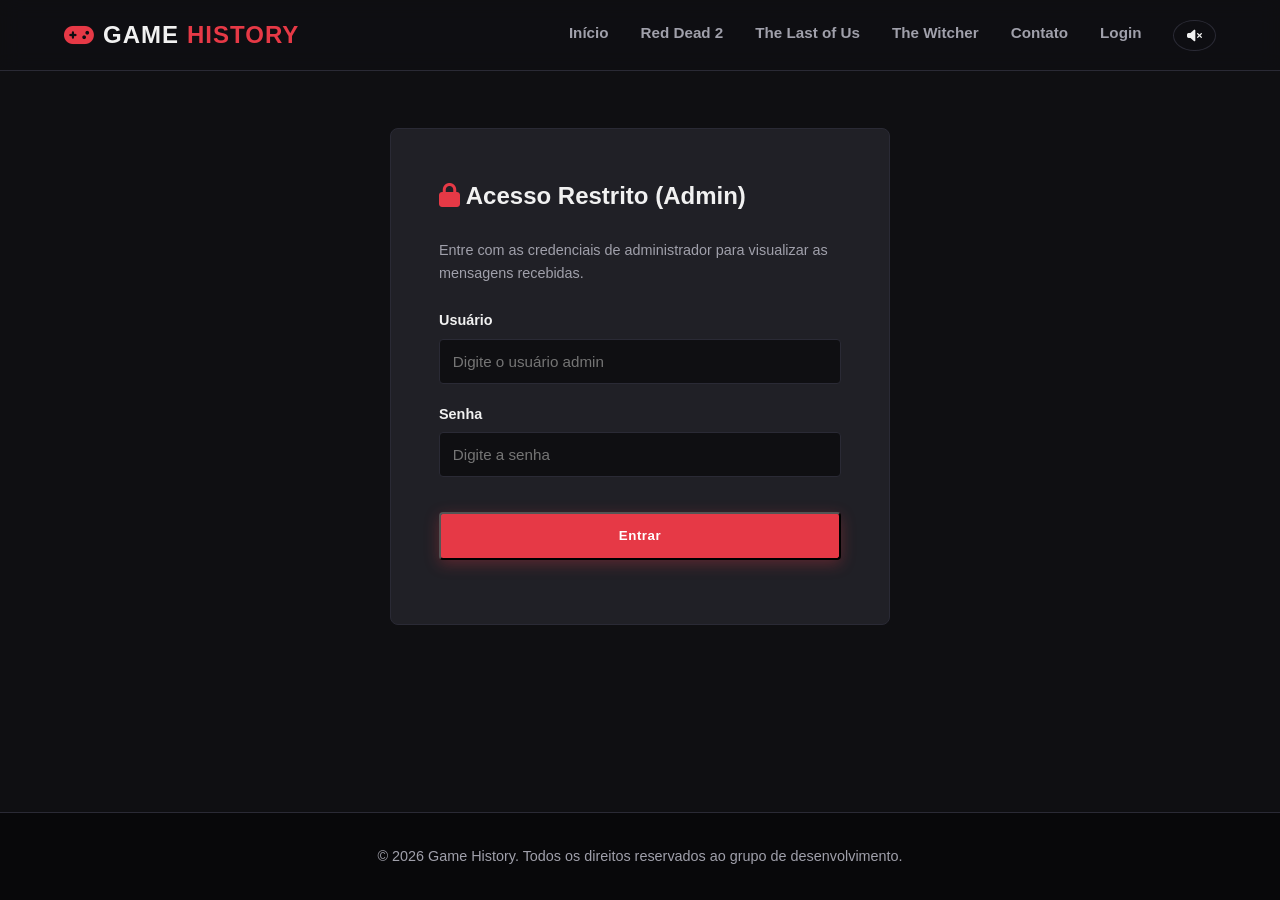
<file: view/login.html>
<!DOCTYPE html>
<html lang="pt-br">
<head>
    <meta charset="UTF-8">
    <meta name="viewport" content="width=device-width, initial-scale=1.0">
    <title>Game History | Login Admin</title>
    
    <link rel="stylesheet" href="../css/style.css">
    <link rel="shortcut icon" href="../img/favicon.png" type="image/x-icon">
    <link rel="stylesheet" href="https://cdnjs.cloudflare.com/ajax/libs/font-awesome/6.4.0/css/all.min.css">
</head>
<body>

    <!-- Cabeçalho -->
    <header class="header">
        <nav class="navbar">
            <a href="../index.html" class="logo">
                <i class="fa-solid fa-gamepad"></i> GAME<span>HISTORY</span>
            </a>
            
            <ul class="nav-menu">
                <li><a href="../index.html">Início</a></li>
                <li><a href="rdr2.html">Red Dead 2</a></li>
                <li><a href="tlou.html">The Last of Us</a></li>
                <li><a href="witcher.html">The Witcher</a></li>
                <li><a href="contato.html">Contato</a></li>
                <li><a href="login.html">Login</a></li>
                <li class="nav-audio-item">
                    <button id="music-toggle" class="music-btn" title="Alternar Música">
                        <i class="fa-solid fa-volume-xmark"></i> 
                    </button>
                </li>
            </ul>

            <!-- Elemento de áudio (invisível) -->
            <audio id="bg-audio" src="../sound/zephira.mp3" loop></audio>

            <div class="hamburger">
                <span class="bar"></span>
                <span class="bar"></span>
                <span class="bar"></span>
            </div>
        </nav>
    </header>

    <!-- Main de Login -->
    <main class="contact-main">
        <div class="container">
            <div class="contact-wrapper" style="max-width: 500px; margin: 0 auto; grid-template-columns: 1fr;">
                
                <form id="login-form" class="contact-form">
                    <h3><i class="fa-solid fa-lock" style="color: var(--accent-red);"></i> Acesso Restrito (Admin)</h3>
                    <p style="color: var(--text-secondary); margin-bottom: 1.5rem; font-size: 0.9rem;">Entre com as credenciais de administrador para visualizar as mensagens recebidas.</p>

                    <div class="form-group">
                        <label for="username">Usuário</label>
                        <input type="text" id="username" required placeholder="Digite o usuário admin">
                    </div>

                    <div class="form-group">
                        <label for="password">Senha</label>
                        <input type="password" id="password" required placeholder="Digite a senha">
                    </div>

                    <button type="submit" class="btn-primary" style="width: 100%; margin-top: 1rem;">Entrar</button>
                    <div id="login-feedback" class="form-feedback" style="text-align: center;"></div>
                </form>

            </div>
        </div>
    </main>

    <!-- Rodapé -->
    <footer class="footer">
        <div class="container">
            <span>&copy; 2026 Game History. Todos os direitos reservados ao grupo de desenvolvimento.</span>
        </div>
    </footer>

    <!-- Script JavaScript -->
    <script src="../js/main.js"></script>
    <script src="../js/audio.js"></script>
    <script src="../js/login.js"></script>
</body>
</html>
</file>
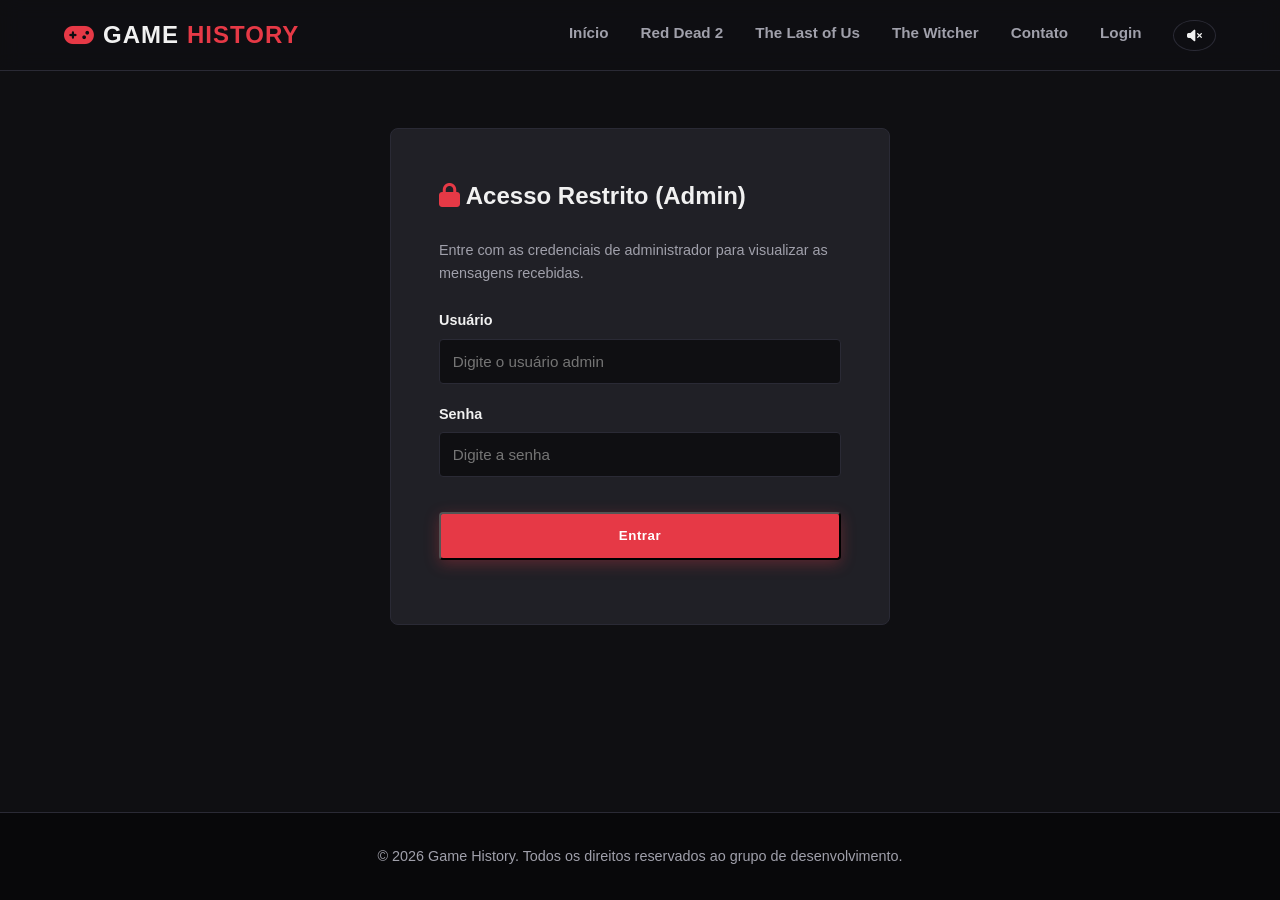
<file: view/mensagem.html>
<!DOCTYPE html>
<html lang="pt-br">
<head>
    <meta charset="UTF-8">
    <meta name="viewport" content="width=device-width, initial-scale=1.0">
    <title>Game History | Painel de Mensagens</title>
    
    <link rel="stylesheet" href="../css/style.css">
    <link rel="shortcut icon" href="../img/favicon.png" type="image/x-icon">
    <link rel="stylesheet" href="https://cdnjs.cloudflare.com/ajax/libs/font-awesome/6.4.0/css/all.min.css">
</head>
<body>

    <!-- Cabeçalho -->
    <header class="header">
        <nav class="navbar">
            <a href="../index.html" class="logo">
                <i class="fa-solid fa-gamepad"></i> GAME<span>HISTORY</span>
            </a>
            
            <ul class="nav-menu">
                <li><a href="../index.html">Início</a></li>
                <li><a href="rdr2.html">Red Dead 2</a></li>
                <li><a href="tlou.html">The Last of Us</a></li>
                <li><a href="witcher.html">The Witcher</a></li>
                <li><a href="contato.html">Contato</a></li>
                <li><a href="#" id="btn-logout" style="color: var(--accent-red);"><i class="fa-solid fa-right-from-bracket"></i> Sair</a></li>
                <li class="nav-audio-item">
                    <button id="music-toggle" class="music-btn" title="Alternar Música">
                        <i class="fa-solid fa-volume-xmark"></i> 
                    </button>
                </li>
            </ul>

            <!-- Elemento de áudio (invisível) -->
            <audio id="bg-audio" src="../sound/zephira.mp3" loop></audio>

            <div class="hamburger">
                <span class="bar"></span>
                <span class="bar"></span>
                <span class="bar"></span>
            </div>
        </nav>
    </header>

    <!-- Main do Painel de Mensagens -->
    <main class="contact-main">
        <div class="container">
            <div style="display: flex; justify-content: space-between; align-items: center; margin-bottom: 2rem;">
                <div>
                    <h2>Painel do Administrador</h2>
                    <p style="color: var(--text-secondary);">Mensagens enviadas pelos usuários através do formulário de contato.</p>
                </div>
                <button id="btn-limpar-tudo" class="btn-primary" style="background-color: transparent; border: 1px solid var(--accent-red); color: var(--accent-red); padding: 0.6rem 1.2rem; font-size: 0.9rem;">
                    <i class="fa-solid fa-trash"></i> Limpar Mensagens
                </button>
            </div>

            <!-- Container onde as mensagens serão injetadas via JavaScript -->
            <div id="mensagens-container" style="display: grid; gap: 1.5rem;">
                <!-- O JavaScript vai preencher os cards de mensagens aqui dinamicamente -->
            </div>
        </div>
    </main>

    <!-- Rodapé -->
    <footer class="footer">
        <div class="container">
            <span>&copy; 2026 Game History. Todos os direitos reservados ao grupo de desenvolvimento.</span>
        </div>
    </footer>

    <!-- Script JavaScript -->
    <script src="../js/main.js"></script>
    <script src="../js/audio.js"></script>
    <script src="../js/mensagem.js"></script>
</body>
</html>
</file>
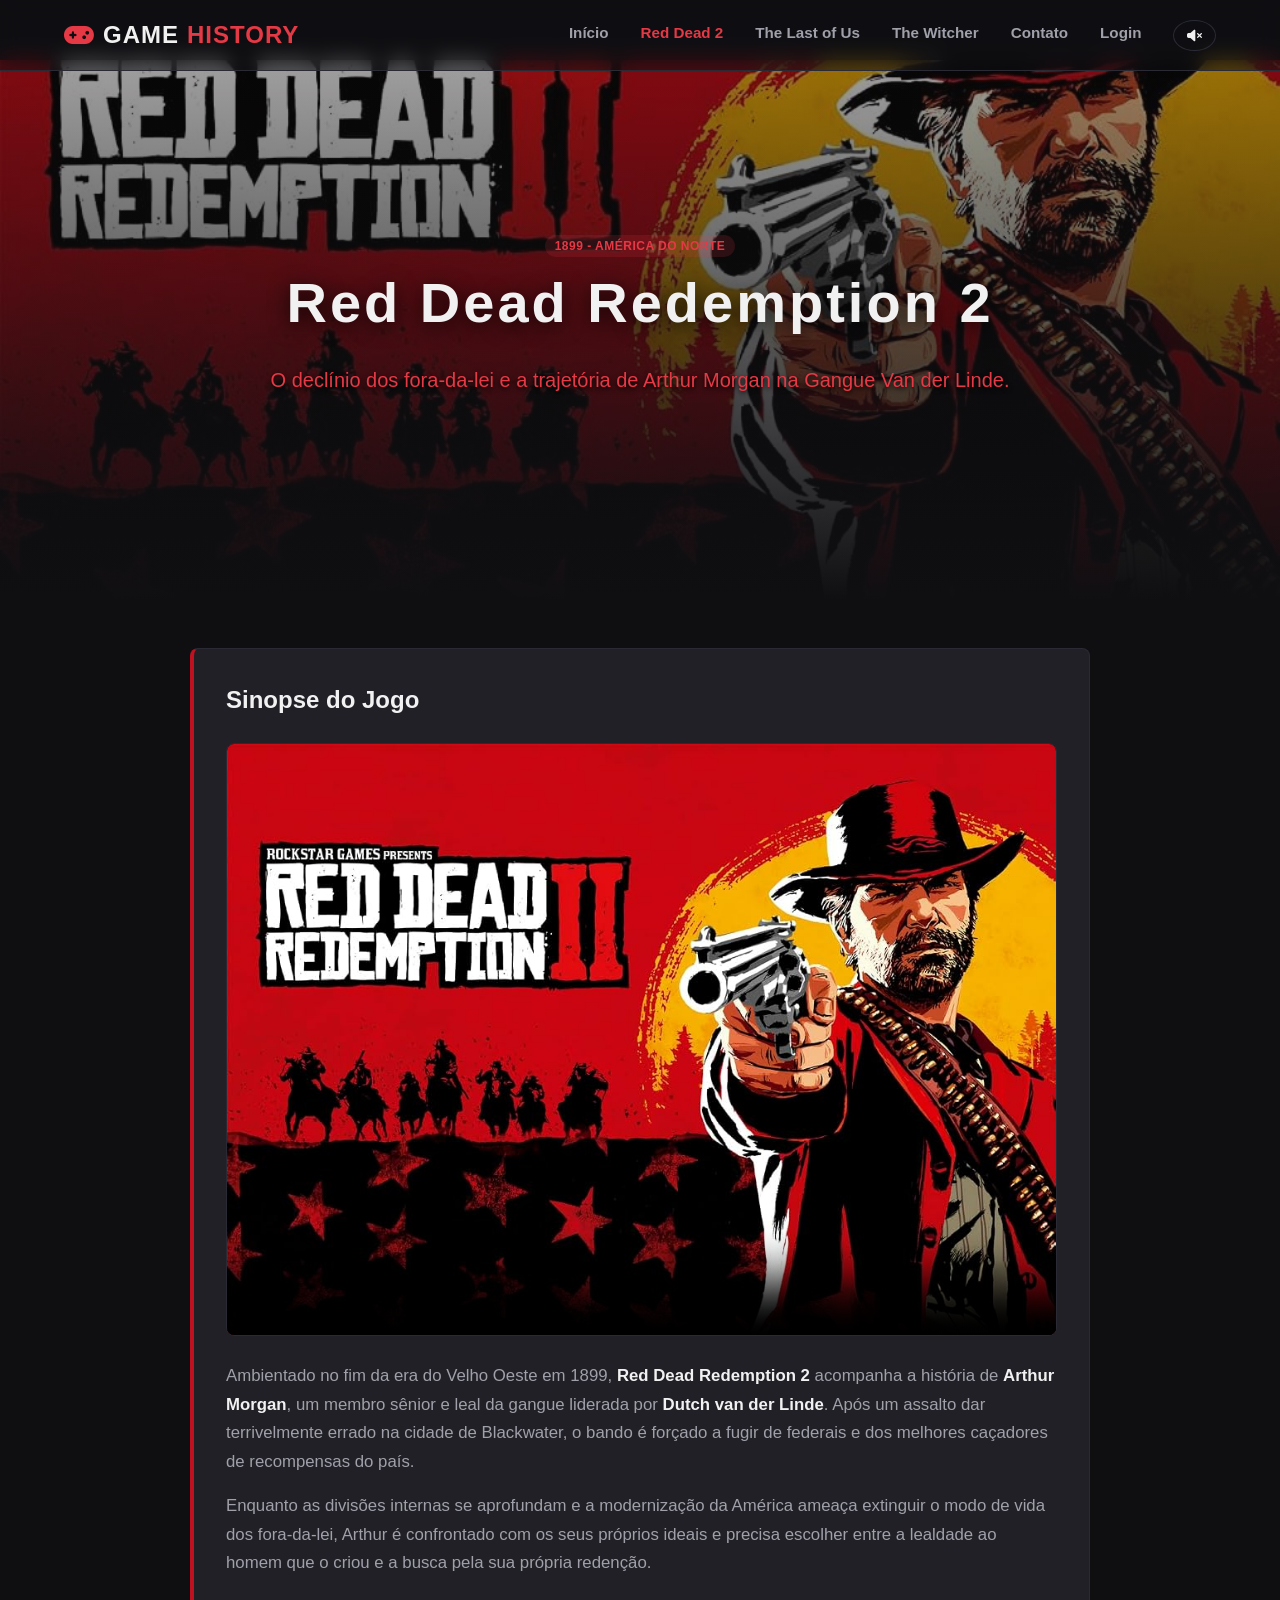
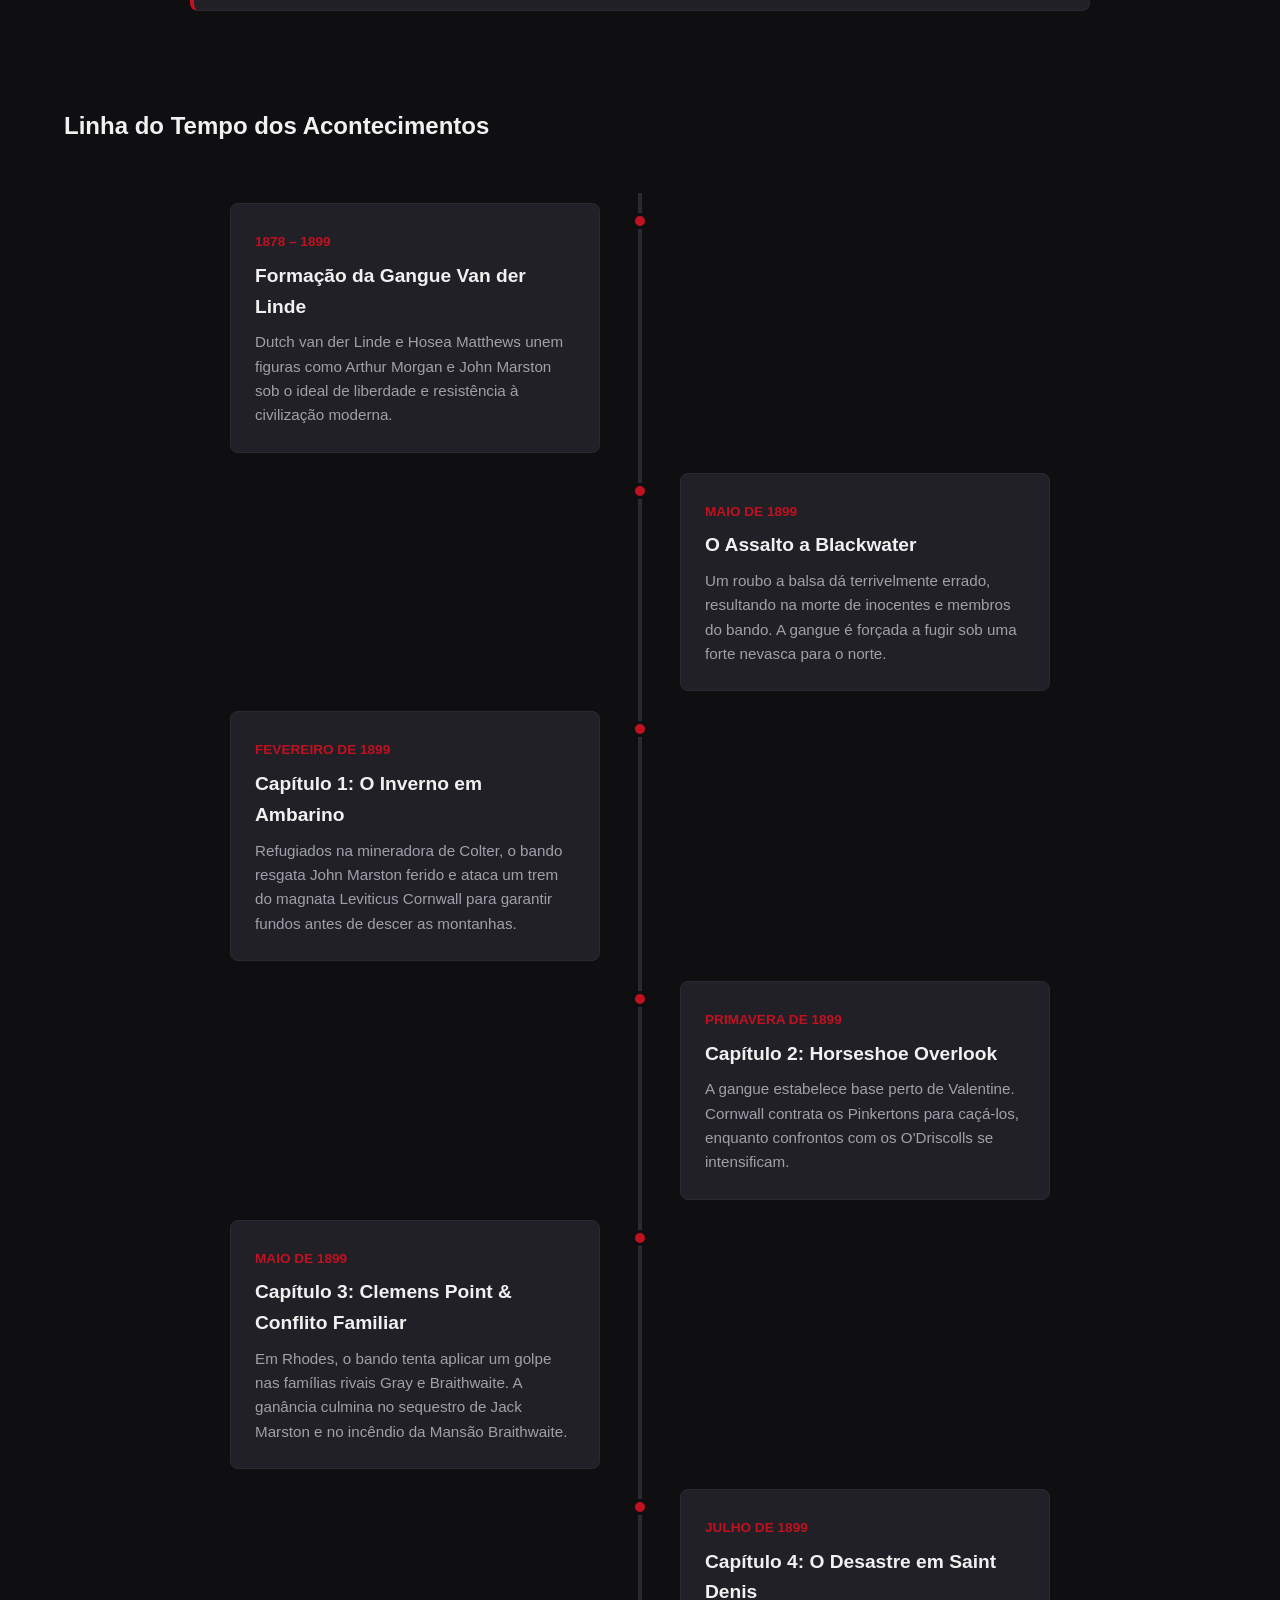
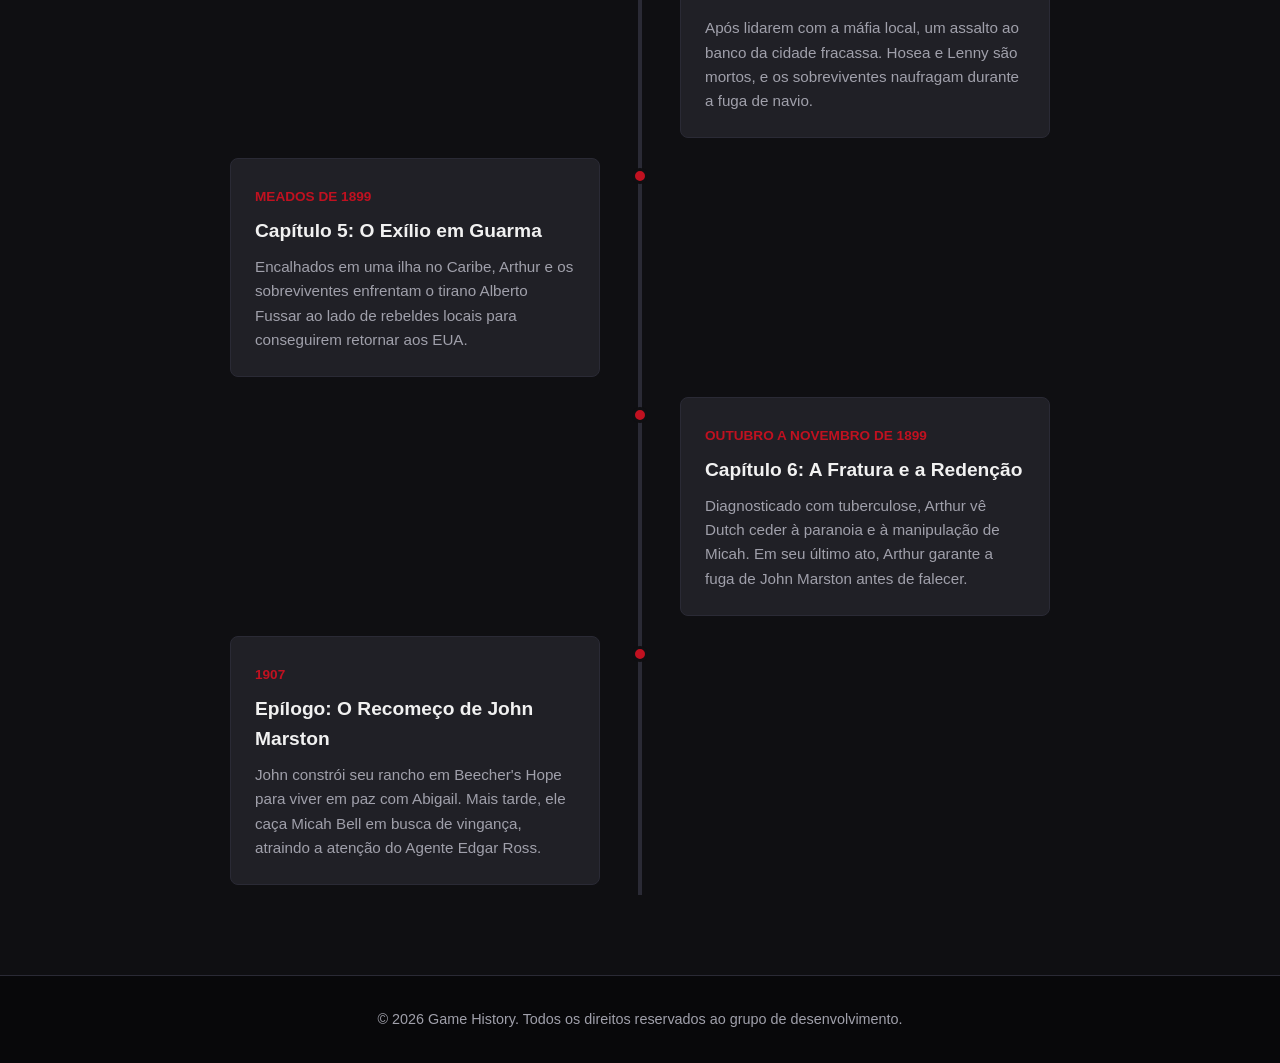
<file: view/rdr2.html>
<!DOCTYPE html>
<html lang="pt-br">
<head>
    <meta charset="UTF-8">
    <meta name="viewport" content="width=device-width, initial-scale=1.0">
    <title>Game History | Red Dead Redemption 2</title>
    
    <link rel="stylesheet" href="../css/style.css">
    <link rel="shortcut icon" href="../img/favicon.png" type="image/x-icon">
    <link rel="stylesheet" href="https://cdnjs.cloudflare.com/ajax/libs/font-awesome/6.4.0/css/all.min.css">
</head>
<body class="rdr2-theme">

    <!-- Cabeçalho -->
    <header class="header">
        <nav class="navbar">
            <a href="../index.html" class="logo">
                <i class="fa-solid fa-gamepad"></i> GAME<span>HISTORY</span>
            </a>
            
            <ul class="nav-menu">
                <li><a href="../index.html">Início</a></li>
                <li><a href="rdr2.html" class="active">Red Dead 2</a></li>
                <li><a href="tlou.html">The Last of Us</a></li>
                <li><a href="witcher.html">The Witcher</a></li>
                <li><a href="contato.html">Contato</a></li>
                <li><a href="login.html">Login</a></li>
                <li class="nav-audio-item">
                    <button id="music-toggle" class="music-btn" title="Alternar Música">
                        <i class="fa-solid fa-volume-xmark"></i> 
                    </button>
                </li>
            </ul>

            <!-- Elemento de áudio (invisível) -->
            <audio id="bg-audio" src="../sound/OhMyLovely.mp3" loop></audio>

            <div class="hamburger">
                <span class="bar"></span>
                <span class="bar"></span>
                <span class="bar"></span>
            </div>
        </nav>
    </header>

    <main>
        <!-- Hero da Página do Jogo -->
        <section class="game-hero rdr2-hero">
            <div class="hero-overlay"></div>
            <div class="hero-content">
                <span class="badge red">1899 - América do Norte</span>
                <h1>Red Dead Redemption 2</h1>
                <p>O declínio dos fora-da-lei e a trajetória de Arthur Morgan na Gangue Van der Linde.</p>
            </div>
        </section>

        <!-- Sinopse do Jogo -->
        <section class="synopsis-section">
            <div class="container">
                <div class="synopsis-box">
                    <h2> Sinopse do Jogo</h2>

                    <div class="trailer-container">
                        <video controls poster="../img/rdr2-cover.jpg">
                            <source src="../mp4/rdr2.mp4" type="video/mp4">
                            Seu navegador não suporta a exibição deste vídeo.
                        </video>
                    </div><br>

                    <p>
                        Ambientado no fim da era do Velho Oeste em 1899, <strong>Red Dead Redemption 2</strong> acompanha a história de 
                        <strong>Arthur Morgan</strong>, um membro sênior e leal da gangue liderada por <strong>Dutch van der Linde</strong>. 
                        Após um assalto dar terrivelmente errado na cidade de Blackwater, o bando é forçado a fugir de federais e dos melhores 
                        caçadores de recompensas do país. 
                    </p>
                    <p>
                        Enquanto as divisões internas se aprofundam e a modernização da América ameaça extinguir o modo de vida dos fora-da-lei, 
                        Arthur é confrontado com os seus próprios ideais e precisa escolher entre a lealdade ao homem que o criou e a busca pela sua própria redenção.
                    </p>
                </div>
            </div>
        </section>

        <!-- Seção da Linha do Tempo -->
        <section class="timeline-section">
            <div class="container">
                <h2 class="section-title">Linha do Tempo dos Acontecimentos</h2>

                <div class="timeline">

                    <!-- Evento 1 -->
                    <div class="timeline-item left">
                        <div class="timeline-dot"></div>
                        <div class="timeline-content">
                            <span class="timeline-date">1878 – 1899</span>
                            <h3>Formação da Gangue Van der Linde</h3>
                            <p>Dutch van der Linde e Hosea Matthews unem figuras como Arthur Morgan e John Marston sob o ideal de liberdade e resistência à civilização moderna.</p>
                        </div>
                    </div>

                    <!-- Evento 2 -->
                    <div class="timeline-item right">
                        <div class="timeline-dot"></div>
                        <div class="timeline-content">
                            <span class="timeline-date">Maio de 1899</span>
                            <h3>O Assalto a Blackwater</h3>
                            <p>Um roubo a balsa dá terrivelmente errado, resultando na morte de inocentes e membros do bando. A gangue é forçada a fugir sob uma forte nevasca para o norte.</p>
                        </div>
                    </div>

                    <!-- Evento 3 -->
                    <div class="timeline-item left">
                        <div class="timeline-dot"></div>
                        <div class="timeline-content">
                            <span class="timeline-date">Fevereiro de 1899</span>
                            <h3>Capítulo 1: O Inverno em Ambarino</h3>
                            <p>Refugiados na mineradora de Colter, o bando resgata John Marston ferido e ataca um trem do magnata Leviticus Cornwall para garantir fundos antes de descer as montanhas.</p>
                        </div>
                    </div>

                    <!-- Evento 4 -->
                    <div class="timeline-item right">
                        <div class="timeline-dot"></div>
                        <div class="timeline-content">
                            <span class="timeline-date">Primavera de 1899</span>
                            <h3>Capítulo 2: Horseshoe Overlook</h3>
                            <p>A gangue estabelece base perto de Valentine. Cornwall contrata os Pinkertons para caçá-los, enquanto confrontos com os O'Driscolls se intensificam.</p>
                        </div>
                    </div>

                    <!-- Evento 5 -->
                    <div class="timeline-item left">
                        <div class="timeline-dot"></div>
                        <div class="timeline-content">
                            <span class="timeline-date">Maio de 1899</span>
                            <h3>Capítulo 3: Clemens Point & Conflito Familiar</h3>
                            <p>Em Rhodes, o bando tenta aplicar um golpe nas famílias rivais Gray e Braithwaite. A ganância culmina no sequestro de Jack Marston e no incêndio da Mansão Braithwaite.</p>
                        </div>
                    </div>

                    <!-- Evento 6 -->
                    <div class="timeline-item right">
                        <div class="timeline-dot"></div>
                        <div class="timeline-content">
                            <span class="timeline-date">Julho de 1899</span>
                            <h3>Capítulo 4: O Desastre em Saint Denis</h3>
                            <p>Após lidarem com a máfia local, um assalto ao banco da cidade fracassa. Hosea e Lenny são mortos, e os sobreviventes naufragam durante a fuga de navio.</p>
                        </div>
                    </div>

                    <!-- Evento 7 -->
                    <div class="timeline-item left">
                        <div class="timeline-dot"></div>
                        <div class="timeline-content">
                            <span class="timeline-date">Meados de 1899</span>
                            <h3>Capítulo 5: O Exílio em Guarma</h3>
                            <p>Encalhados em uma ilha no Caribe, Arthur e os sobreviventes enfrentam o tirano Alberto Fussar ao lado de rebeldes locais para conseguirem retornar aos EUA.</p>
                        </div>
                    </div>

                    <!-- Evento 8 -->
                    <div class="timeline-item right">
                        <div class="timeline-dot"></div>
                        <div class="timeline-content">
                            <span class="timeline-date">Outubro a Novembro de 1899</span>
                            <h3>Capítulo 6: A Fratura e a Redenção</h3>
                            <p>Diagnosticado com tuberculose, Arthur vê Dutch ceder à paranoia e à manipulação de Micah. Em seu último ato, Arthur garante a fuga de John Marston antes de falecer.</p>
                        </div>
                    </div>

                    <!-- Evento 9 -->
                    <div class="timeline-item left">
                        <div class="timeline-dot"></div>
                        <div class="timeline-content">
                            <span class="timeline-date">1907</span>
                            <h3>Epílogo: O Recomeço de John Marston</h3>
                            <p>John constrói seu rancho em Beecher's Hope para viver em paz com Abigail. Mais tarde, ele caça Micah Bell em busca de vingança, atraindo a atenção do Agente Edgar Ross.</p>
                        </div>
                    </div>

                </div>
            </div>
        </section>
    </main>

    <!-- Rodapé -->
    <footer class="footer">
        <div class="container">
            <span>&copy; 2026 Game History. Todos os direitos reservados ao grupo de desenvolvimento.</span>
        </div>
    </footer>

    <!-- Script JavaScript -->
    <script src="../js/main.js"></script>
    <script src="../js/audio.js"></script>
</body>
</html>
</file>
<file: css/style.css>
/* ==========================================================================
   1. RESET & CONFIGURAÇÕES GERAIS
   ========================================================================== */
* {
    margin: 0;
    padding: 0;
    box-sizing: border-box;
    font-family: 'Segoe UI', Roboto, Helvetica, Arial, sans-serif;
}

:root {
    /*Cores principais*/
    --bg-primary: #0f0f12;
    --bg-secondary: #18181c;
    --bg-card: #202026;
    --accent-red: #e63946;
    --accent-red-hover: #c1121f;
    --text-primary: #f1f1f1;
    --text-secondary: #a0a0ab;
    --border-color: #2a2a35;

    /* ==========================================================================
    1.1. Cores de destaque para diferentes jogos (RDR2, TLOU, The Witcher 3)
       ========================================================================== */

    /*Cores tema do rdr2*/
    --accent-rdr: #c01120;
    --accent-rdr-hover: #850009;
    /*Cores tema do tlou*/
    --accent-tlou: #25931b;
    --accent-tlou-hover: #096a00;
    /*Cores tema do the witcher3*/
    --accent-witcher: rgb(192, 192, 192);
    --accent-witcher-hover: rgb(150, 149, 149);
}

html {
    scroll-behavior: smooth;
}

main {
    flex: 1;
}

body {
    background-color: var(--bg-primary);
    color: var(--text-primary);
    line-height: 1.6;
    overflow-x: hidden;
    display: flex;
    flex-direction: column;
    min-height: 100vh;
}

.container {
    max-width: 1200px;
    margin: 0 auto;
    padding: 0 1.5rem;
}

/* ==========================================================================
   2. CABEÇALHO E NAVEGAÇÃO (HEADER & NAVBAR)
   ========================================================================== */
.header {
    position: fixed;
    top: 0;
    left: 0;
    width: 100%;
    background-color: rgba(15, 15, 18, 0.5);
    backdrop-filter: blur(10px);
    z-index: 1000;
    border-bottom: 1px solid var(--border-color);
}

.navbar {
    display: flex;
    justify-content: space-between;
    align-items: center;
    max-width: 1200px;
    margin: 0 auto;
    padding: 1rem 1.5rem;
}

.logo {
    font-size: 1.5rem;
    font-weight: 800;
    color: var(--text-primary);
    text-decoration: none;
    letter-spacing: 1px;
    display: flex;
    align-items: center;
    gap: 0.5rem;
}

.logo i {
    color: var(--accent-red);
}

.logo span {
    color: var(--accent-red);
}

.nav-menu {
    display: flex;
    list-style: none;
    gap: 2rem;
}

.nav-menu a {
    color: var(--text-secondary);
    text-decoration: none;
    font-weight: 600;
    transition: color 0.3s ease;
    font-size: 0.95rem;
}

.nav-menu a:hover,
.nav-menu a.active {
    color: var(--accent-red);
}

.hamburger {
    display: none;
    cursor: pointer;
    flex-direction: column;
    gap: 5px;
}

.bar {
    width: 25px;
    height: 3px;
    background-color: var(--text-primary);
    border-radius: 2px;
    transition: all 0.3s ease;
}

/* ==========================================================================
   3. HERO SECTION (BANNER INICIAL)
   ========================================================================== */
.hero-section {
    position: relative;
    height: 100vh;
    min-height: 500px;
    display: flex;
    align-items: center;
    justify-content: center;
    text-align: center;
    background: radial-gradient(circle at center, #1f1f28 0%, #0f0f12 100%);
    padding: 0 1rem;
}

.hero-overlay {
    position: absolute;
    top: 0;
    left: 0;
    width: 100%;
    height: 100%;
    background: linear-gradient(180deg, rgba(18, 15, 15, 0.4) 0%, rgba(15,15,18,1) 100%);
    z-index: 1;
}

.hero-content {
    position: relative;
    z-index: 2;
    max-width: 800px;
}

.hero-content h1 {
    font-size: 3.5rem;
    font-weight: 900;
    letter-spacing: 3px;
    margin-bottom: 1rem;
    text-shadow: 0 4px 20px rgba(0, 0, 0, 0.8);
    color: var(--text-primary);
}

.hero-content h1 span {
    color: var(--accent-red);
}

.hero-content p {
    font-size: 1.25rem;
    color: var(--accent-red);
    text-shadow: #000000 0px 2px 5px;
    margin-bottom: 2rem;
}

.btn-primary {
    display: inline-block;
    padding: 0.9rem 2.2rem;
    background-color: var(--accent-red);
    color: #fff;
    text-decoration: none;
    border-radius: 4px;
    font-weight: 700;
    letter-spacing: 0.5px;
    transition: all 0.3s ease;
    box-shadow: 0 4px 15px rgba(230, 57, 70, 0.3);
}

.btn-primary:hover {
    background-color: var(--accent-red-hover);
    transform: translateY(-3px);
    box-shadow: 0 6px 20px rgba(230, 57, 70, 0.5);
}

/* ==========================================================================
   4. SEÇÃO "SOBRE A IDEIA"
   ========================================================================== */
.about-section {
    padding: 5rem 0;
    background-color: var(--bg-secondary);
    text-align: center;
    border-top: 1px solid var(--border-color);
    border-bottom: 1px solid var(--border-color);
}

.about-section h2,
.cards-section h2,
.goal-section h2,
.team-section h2 {
    font-size: 2.2rem;
    margin-bottom: 1.5rem;
    position: relative;
    display: inline-block;
}

.about-section h2::after,
.cards-section h2::after,
.goal-section h2::after,
.team-section h2::after {
    content: '';
    display: block;
    width: 50px;
    height: 3px;
    background-color: var(--accent-red);
    margin: 0.5rem auto 0;
    border-radius: 2px;
}

.about-section p {
    max-width: 800px;
    margin: 0 auto;
    font-size: 1.1rem;
    color: var(--text-secondary);
}

.about-section strong {
    color: var(--text-primary);
}

/* ==========================================================================
   5. SEÇÃO DOS CARDS DOS JOGOS
   ========================================================================== */
.cards-section {
    padding: 5rem 0;
    text-align: center;
}

.cards-grid {
    display: grid;
    grid-template-columns: repeat(auto-fit, minmax(300px, 1fr));
    gap: 2rem;
    margin-top: 3rem;
}

.card {
    background-color: var(--bg-card);
    border-radius: 8px;
    overflow: hidden;
    border: 1px solid var(--border-color);
    transition: transform 0.3s ease, box-shadow 0.3s ease, border-color 0.3s ease;
    display: flex;
    flex-direction: column;
    text-align: left;
}

.card:hover {
    transform: translateY(-8px);
    border-color: var(--accent-red);
    box-shadow: 0 10px 25px rgba(230, 57, 70, 0.15);
}

.card-img-wrapper {
    width: 100%;
    height: 200px;
    overflow: hidden;
    background-color: #121215;
}

.card-img {
    width: 100%;
    height: 100%;
    object-fit: cover;
    transition: transform 0.5s ease;
}

.card:hover .card-img {
    transform: scale(1.08);
}

.card-body {
    padding: 1.5rem;
    display: flex;
    flex-direction: column;
    flex-grow: 1;
}

.badge {
    align-self: flex-start;
    font-size: 0.75rem;
    padding: 0.25rem 0.6rem;
    border-radius: 12px;
    font-weight: 700;
    margin-bottom: 0.8rem;
    text-transform: uppercase;
    letter-spacing: 0.5px;
}

.badge.red { background: rgba(230, 57, 70, 0.15); color: #e63946; }
.badge.green { background: rgba(5, 80, 0, 0.15); color: #0ba702; }
.badge.yellow { background: rgba(214, 214, 214, 0.15); color: #f0eeee; }

.card-body h3 {
    font-size: 1.3rem;
    margin-bottom: 0.6rem;
    color: var(--text-primary);
}

.card-body p {
    font-size: 0.95rem;
    color: var(--text-secondary);
    margin-bottom: 1.5rem;
    flex-grow: 1;
}

.card-btn {
    color: var(--accent-red);
    text-decoration: none;
    font-weight: 700;
    transition: color 0.3s ease;
}

.card-btn:hover {
    color: #fff;
}

/* ==========================================================================
   6. SEÇÃO DE META FINAL
   ========================================================================== */
.goal-section {
    padding: 5rem 0;
    background-color: var(--bg-secondary);
    text-align: center;
    border-top: 1px solid var(--border-color);
    border-bottom: 1px solid var(--border-color);
}

.goal-content {
    display: grid;
    grid-template-columns: repeat(auto-fit, minmax(250px, 1fr));
    gap: 2rem;
    margin-top: 3rem;
}

.goal-item {
    padding: 2rem 1.5rem;
    background-color: var(--bg-primary);
    border-radius: 8px;
    border: 1px solid var(--border-color);
    transition: transform 0.3s ease;
}

.goal-item:hover {
    transform: translateY(-5px);
}

.goal-item i {
    font-size: 2.5rem;
    color: var(--accent-red);
    margin-bottom: 1rem;
}

.goal-item h3 {
    font-size: 1.2rem;
    margin-bottom: 0.8rem;
}

.goal-item p {
    font-size: 0.95rem;
    color: var(--text-secondary);
}

/* ==========================================================================
   7. SEÇÃO DE MEMBROS / EQUIPE
   ========================================================================== */
.team-section {
    padding: 5rem 0;
    text-align: center;
}

.team-grid {
    display: flex;
    justify-content: center;
    flex-wrap: wrap;
    gap: 2rem;
    margin-top: 3rem;
}

.team-card {
    background-color: var(--bg-card);
    border: 1px solid var(--border-color);
    border-radius: 8px;
    padding: 2rem;
    width: 260px;
    text-align: center;
    transition: transform 0.3s ease;
}

.team-card:hover {
    transform: translateY(-5px);
}

.avatar {
    width: 80px;
    height: 80px;
    background-color: var(--bg-secondary);
    border: 2px solid var(--accent-red);
    border-radius: 50%;
    display: flex;
    align-items: center;
    justify-content: center;
    margin: 0 auto 1rem;
    font-size: 2rem;
    color: var(--accent-red);
}

.team-card h3 {
    font-size: 1.1rem;
    margin-bottom: 0.4rem;
}

.team-card p {
    font-size: 0.85rem;
    color: var(--text-secondary);
}

/* ==========================================================================
   8. RODAPÉ (FOOTER)
   ========================================================================== */
.footer {
    padding: 2rem 0;
    background-color: #08080a;
    border-top: 1px solid var(--border-color);
    text-align: center;
    color: var(--text-secondary);
    font-size: 0.9rem;
}

/* ==========================================================================
   9. RESPONSIVIDADE (MOBILE & TABLET)
   ========================================================================== */
@media (max-width: 915px) {
    .hamburger {
        display: flex;
        z-index: 1001;
    }

    .nav-menu {
        position: fixed;
        right: -100%;
        top: 0; 
        flex-direction: column;
        background-color: var(--bg-primary);
        width: 75%; 
        max-width: 300px;
        height: 100vh; 
        text-align: left; 
        transition: 0.3s ease;
        padding: 5rem 2rem 2rem 2rem;
        border-right: 1px solid var(--border-color); 
        border-bottom: none;
        box-shadow: 5px 0 15px rgba(0, 0, 0, 0.5);
        z-index: 1000;
        overflow-y: auto;
    }

    .nav-menu.active {
        right: 0; 
    }

    .nav-menu li {
        width: 100%;
        margin-bottom: 1rem;
    }

    .nav-menu a {
        display: block;
        padding: 0.5rem 0;
        font-size: 1.1rem;
    }

    /* Estilização específica para o botão de áudio dentro do menu mobile */
    .nav-audio-item {
        margin-top: 1rem;
        border-top: 1px solid var(--border-color);
        padding-top: 1.5rem;
    }

    .nav-audio-item .music-btn {
        width: 100%;
        justify-content: center;
        padding: 0.8rem;
        border-radius: 4px;
        gap: 0.5rem;
    }
}

/* ==========================================================================
   10. ESTILOS DE PÁGINAS DE JOGOS & LINHA DO TEMPO (TIMELINE)
   ========================================================================== */

/* Cores de Destaque por Página */
.game-hero {
    position: relative;
    height: 60vh;
    min-height: 400px;
    display: flex;
    align-items: center;
    justify-content: center;
    text-align: center;
    padding: 0 1rem;
    margin-top: 60px;
}


/* sinopse do jogo */
.synopsis-section {
    padding: 3rem 0 1rem;
}

.synopsis-box {
    background-color: var(--bg-card);
    border: 1px solid var(--border-color);
    border-left: 4px solid var(--accent-page, var(--accent-red));
    border-radius: 8px;
    padding: 2rem;
    max-width: 900px;
    margin: 0 auto;
}

.synopsis-box h2 {
    font-size: 1.5rem;
    margin-bottom: 1rem;
    color: var(--text-primary);
    display: flex;
    align-items: center;
    gap: 0.8rem;
}

.synopsis-box h2 i {
    color: var(--accent-page, var(--accent-red));
}

.synopsis-box p {
    color: var(--text-secondary);
    font-size: 1.05rem;
    line-height: 1.7;
    margin-bottom: 1rem;
}

.synopsis-box p:last-child {
    margin-bottom: 0;
}

.synopsis-box strong {
    color: var(--text-primary);
}

.timeline-section {
    padding: 5rem 0;
}

/* Estrutura Central da Linha do Tempo */
.timeline {
    position: relative;
    max-width: 900px;
    margin: 3rem auto 0;
}

/* Linha Vertical Central */
.timeline::after {
    content: '';
    position: absolute;
    width: 4px;
    background-color: var(--border-color);
    top: 0;
    bottom: 0;
    left: 50%;
    margin-left: -2px;
}

/* Containers dos Eventos */
.timeline-item {
    padding: 10px 40px;
    position: relative;
    width: 50%;
    box-sizing: border-box;
}

.timeline-item.left {
    left: 0;
}

.timeline-item.right {
    left: 50%;
}

/* Ponto de Conexão na Linha */
.timeline-dot {
    position: absolute;
    width: 16px;
    height: 16px;
    right: -8px;
    background-color: var(--accent-page, var(--accent-red));
    border: 3px solid var(--bg-primary);
    top: 20px;
    border-radius: 50%;
    z-index: 1;
    transition: transform 0.3s ease;
}

.timeline-item.right .timeline-dot {
    left: -8px;
}

.timeline-item:hover .timeline-dot {
    transform: scale(1.3);
}

/* Card do Conteúdo do Evento */
.timeline-content {
    padding: 1.5rem;
    background-color: var(--bg-card);
    border-radius: 8px;
    border: 1px solid var(--border-color);
    transition: transform 0.3s ease, border-color 0.3s ease;
}

.timeline-item:hover .timeline-content {
    transform: translateY(-5px);
    border-color: var(--accent-page, var(--accent-red));
}

.timeline-date {
    display: inline-block;
    font-size: 0.85rem;
    font-weight: bold;
    color: var(--accent-page, var(--accent-red));
    margin-bottom: 0.5rem;
    text-transform: uppercase;
}

.timeline-content h3 {
    font-size: 1.2rem;
    margin-bottom: 0.5rem;
}

.timeline-content p {
    font-size: 0.95rem;
    color: var(--text-secondary);
}

/* Responsividade da Linha do Tempo (Telas Menores) */
@media (max-width: 768px) {
    .timeline::after {
        left: 31px;
    }
    
    .timeline-item {
        width: 100%;
        padding-left: 70px;
        padding-right: 25px;
    }

    .timeline-item.right {
        left: 0%;
    }

    .timeline-item.left .timeline-dot,
    .timeline-item.right .timeline-dot {
        left: 23px;
    }
}

/* */
body.master-theme {
    --accent-page: var(--accent-rdr);
}

.master-hero {
    background: url('../img/hero-cover.jpg') no-repeat center center/cover;
}

/* Configuração do Tema RDR2 */
body.rdr2-theme {
    --accent-page: var(--accent-rdr);
}

.rdr2-hero {
    background: url('../img/rdr2-cover.jpg') no-repeat center center/cover;
}

/* Configuração do Tema TLOU */
body.tlou-theme {
    --accent-page: var(--accent-tlou);
}

.tlou-hero {
    background: url('../img/tlou-cover.jpg') no-repeat center center/cover;
}

/* Configuração do Tema The Witcher */
body.witcher-theme {
    --accent-page: var(--accent-witcher);
}

.witcher-hero {
    background: url('../img/witcher-cover.jpg') no-repeat center center/cover;
}

/* ==========================================================================
   11. PÁGINA DE CONTATO
   ========================================================================== */
.contact-main {
    padding: 8rem 0 5rem;
    min-height: 85vh;
}

.contact-wrapper {
    display: grid;
    grid-template-columns: 1fr 1.2fr;
    gap: 3rem;
    background-color: var(--bg-card);
    border: 1px solid var(--border-color);
    border-radius: 8px;
    padding: 3rem;
}

.contact-info h2 {
    font-size: 2rem;
    margin-bottom: 1rem;
}

.contact-info p {
    color: var(--text-secondary);
    margin-bottom: 2rem;
}

.info-item {
    display: flex;
    align-items: center;
    gap: 1rem;
    margin-bottom: 1.5rem;
}

.info-item i {
    font-size: 1.5rem;
    color: var(--accent-red);
    background: rgba(230, 57, 70, 0.1);
    padding: 1rem;
    border-radius: 50%;
}

.info-item h4 {
    font-size: 1rem;
}

.info-item p {
    font-size: 0.9rem;
    margin-bottom: 0;
}

.contact-form h3 {
    font-size: 1.5rem;
    margin-bottom: 1.5rem;
}

.form-group {
    margin-bottom: 1.2rem;
}

.form-group label {
    display: block;
    font-size: 0.9rem;
    font-weight: 600;
    margin-bottom: 0.4rem;
    color: var(--text-primary);
}

.form-group textarea {
    resize: vertical;
    min-height: 120px;
}

.form-group input,
.form-group select,
.form-group textarea {
    width: 100%;
    padding: 0.8rem;
    background-color: var(--bg-primary);
    border: 1px solid var(--border-color);
    border-radius: 4px;
    color: var(--text-primary);
    font-size: 0.95rem;
    outline: none;
    transition: border-color 0.3s ease;
}

.form-group input:focus,
.form-group select:focus,
.form-group textarea:focus {
    border-color: var(--accent-red);
}

.form-feedback {
    margin-top: 1rem;
    font-size: 0.95rem;
    font-weight: 600;
}

.form-feedback.success { color: #2a9d8f; }

@media (max-width: 768px) {
    .contact-wrapper {
        grid-template-columns: 1fr;
        padding: 1.5rem;
    }
}
/* ==========================================================================
   12. Audio de fundo para as páginas de jogos
   ========================================================================== */

.music-btn {
    background: transparent;
    border: 1px solid var(--border-color);
    color: var(--text-primary);
    padding: 0.5rem 0.8rem;
    border-radius: 50%;
    cursor: pointer;
    transition: all 0.3s ease;
    display: flex;
    align-items: center;
    justify-content: center;
}

.music-btn:hover {
    border-color: var(--accent-red);
    color: var(--accent-red);
}

.music-btn.playing {
    color: var(--accent-red);
    box-shadow: 0 0 10px rgba(230, 57, 70, 0.4);
}

/* ==========================================================================
   13. Video trailer para as páginas de jogos
   ========================================================================== */

/* Container e player de vídeo local */
.trailer-container {
    width: 100%;
    margin-top: 1.5rem;
    border-radius: 8px;
    overflow: hidden;
    border: 1px solid var(--border-color);
    background-color: #000;
}

.trailer-container video {
    width: 100%;
    height: auto;
    display: block;
}
</file>
